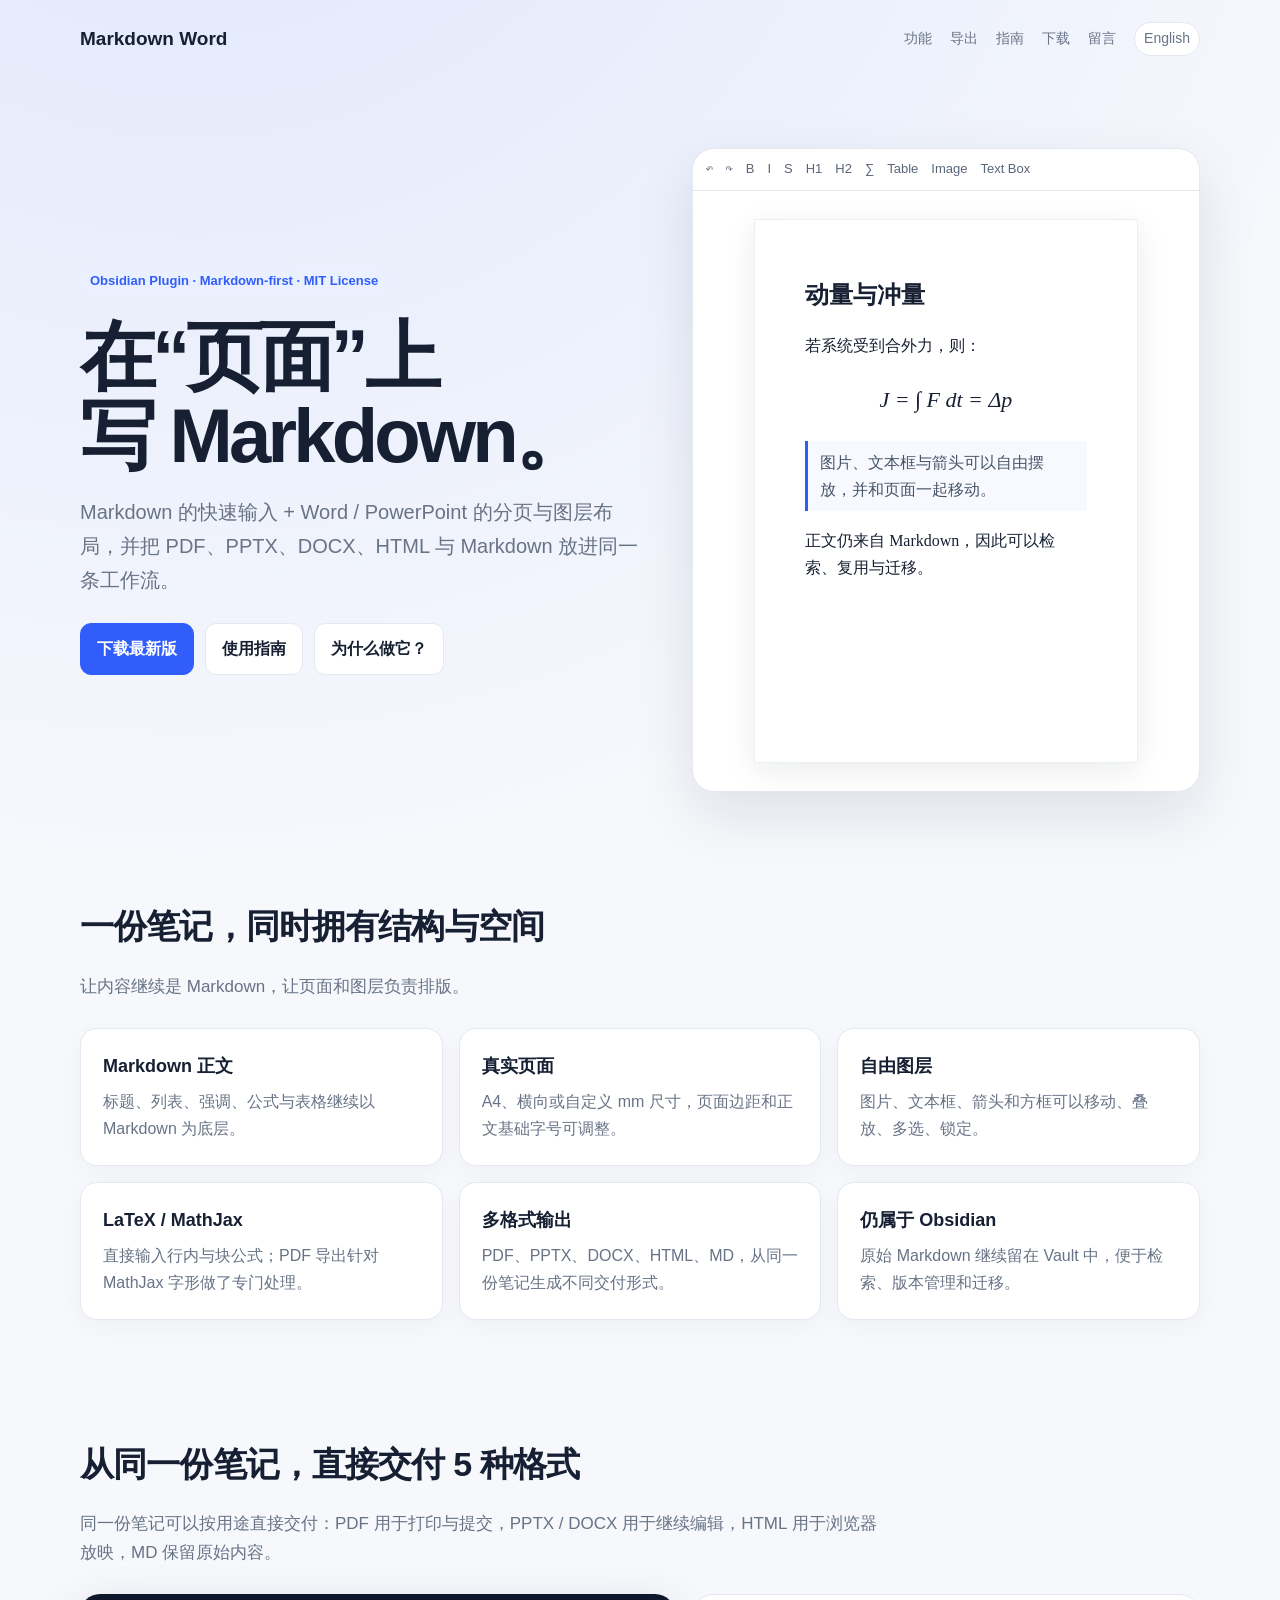
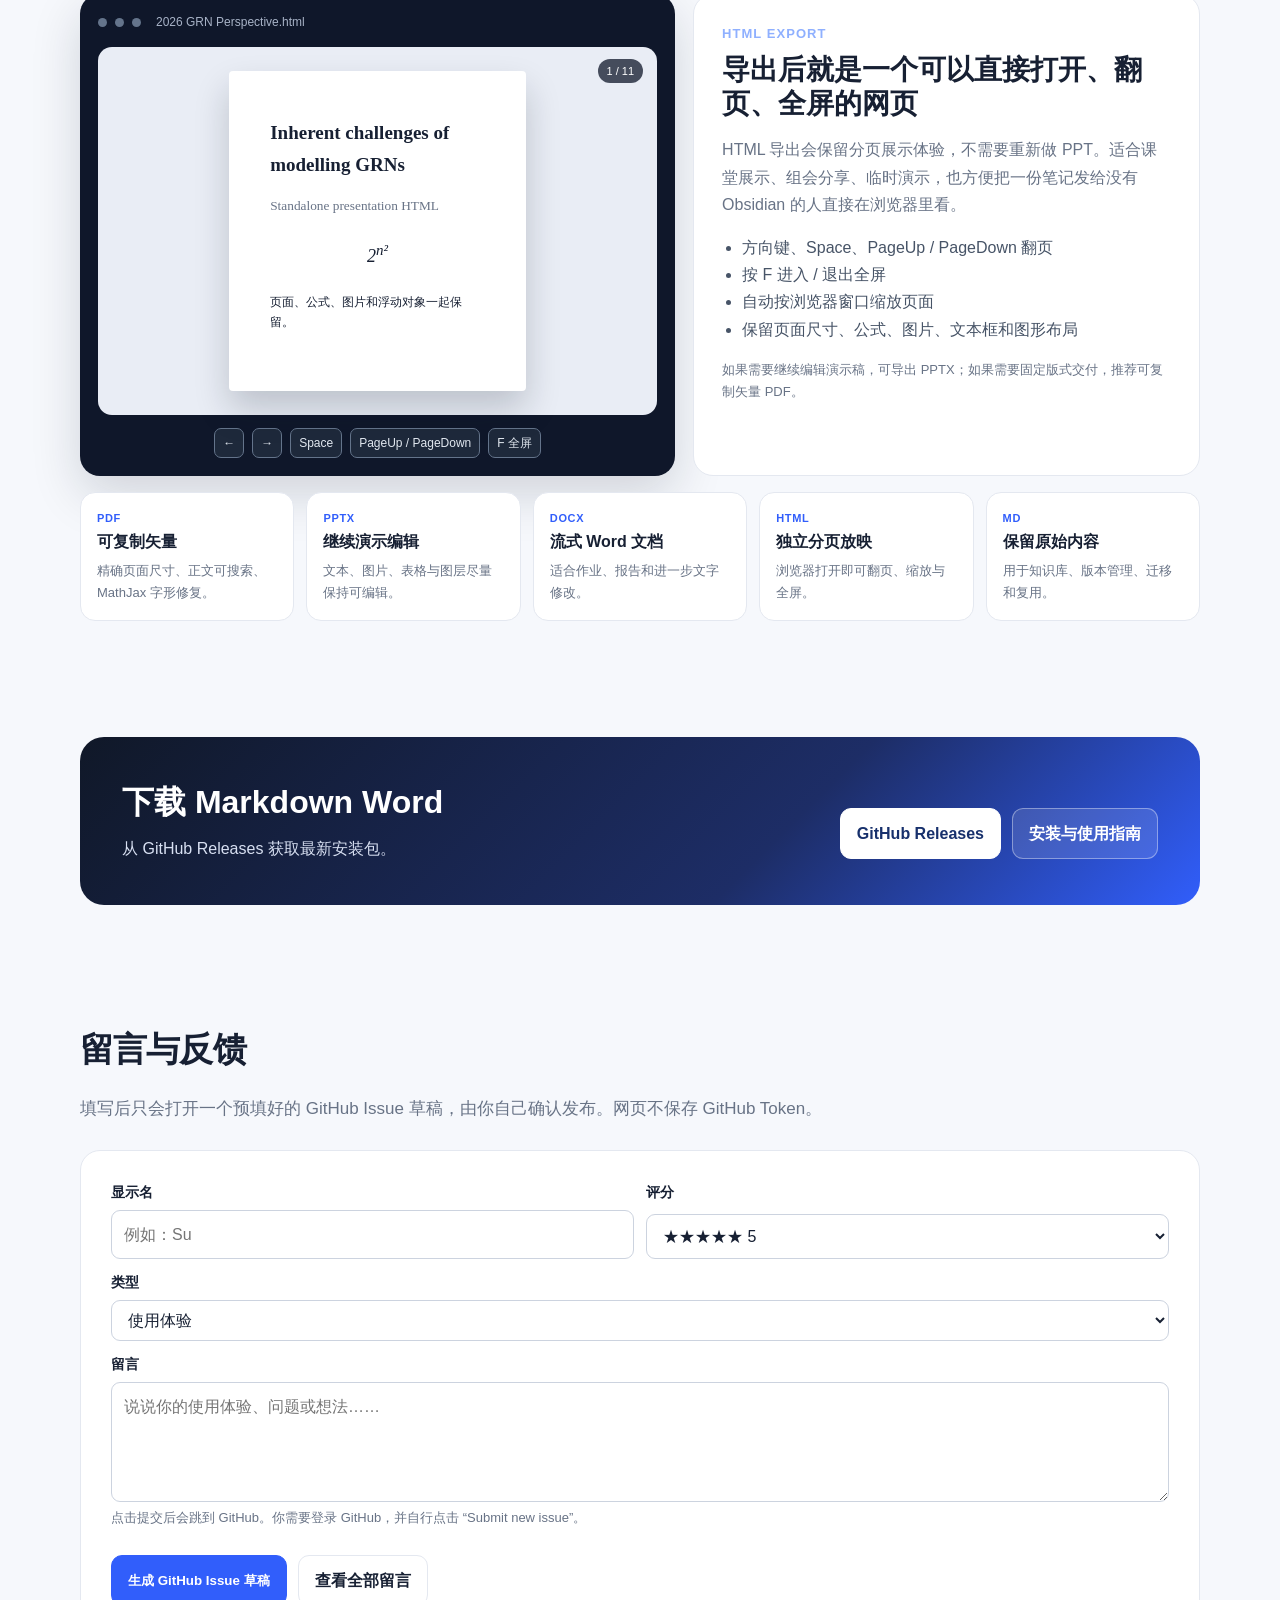
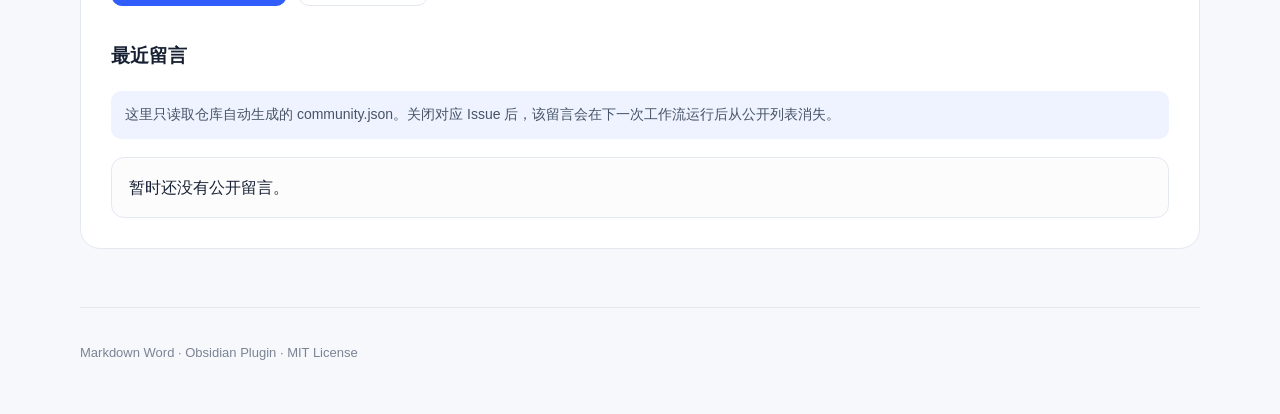
<file: docs/index.html>
<!DOCTYPE html>
<html lang="zh-CN"><head><meta charset="utf-8"/><meta content="width=device-width,initial-scale=1" name="viewport"/><meta content="Markdown Word：Obsidian 分页 Markdown 编辑器，支持自由图层、公式、可复制矢量 PDF、PPTX/DOCX/HTML 导出。" name="description"/><title>Markdown Word — 在页面上写 Markdown</title><style>
:root{--bg:#f6f8fc;--card:#fff;--text:#172033;--muted:#687386;--line:#e4e8f0;--blue:#315efb;--dark:#101828;--soft:#eef3ff;--green:#0c8b62}
*{box-sizing:border-box}html{scroll-behavior:smooth}body{margin:0;font-family:Inter,"Segoe UI","PingFang SC","Microsoft YaHei",sans-serif;color:var(--text);background:radial-gradient(circle at 15% -10%,rgba(49,94,251,.12),transparent 30%),var(--bg);line-height:1.7}a{text-decoration:none;color:inherit}.wrap{width:min(1120px,92vw);margin:auto}
nav{display:flex;align-items:center;justify-content:space-between;padding:22px 0}.brand{font-weight:850;font-size:19px}.navlinks{display:flex;gap:18px;color:var(--muted);font-size:14px;align-items:center}.lang{padding:4px 9px;border:1px solid var(--line);border-radius:999px;background:white}
.hero{padding:70px 0 48px;display:grid;grid-template-columns:1.05fr .95fr;gap:50px;align-items:center}.badge{display:inline-block;padding:5px 10px;border-radius:999px;background:#eaf0ff;color:var(--blue);font-size:13px;font-weight:750}h1{font-size:clamp(44px,7vw,76px);line-height:1.04;letter-spacing:-.05em;margin:20px 0 18px}.lead{font-size:20px;color:var(--muted);max-width:720px}.actions{display:flex;gap:11px;flex-wrap:wrap;margin-top:26px}.btn{display:inline-flex;align-items:center;justify-content:center;padding:11px 16px;border-radius:11px;font-weight:750;border:1px solid var(--line);background:white;cursor:pointer}.btn.primary{color:white;background:var(--blue);border-color:var(--blue)}
.mock{background:#fff;border:1px solid var(--line);border-radius:22px;box-shadow:0 22px 60px rgba(16,24,40,.10);overflow:hidden}.toolbar{height:42px;padding:0 13px;border-bottom:1px solid var(--line);display:flex;align-items:center;gap:11px;color:#596579;font-size:13px}.page{width:76%;aspect-ratio:210/297;margin:28px auto;background:#fff;border:1px solid #eceff4;box-shadow:0 8px 30px rgba(16,24,40,.08);padding:11% 10%;font-family:Georgia,"Times New Roman","Songti SC",serif}.page h3{font-size:24px;margin:0 0 15px}.math{text-align:center;font-size:22px;font-style:italic;margin:22px 0}.note{border-left:3px solid var(--blue);padding:8px 12px;background:#f7f9ff;color:#475467}
section{padding:58px 0}.head{max-width:800px;margin-bottom:26px}.head h2{font-size:34px;margin:0 0 8px;letter-spacing:-.025em}.head p{color:var(--muted);font-size:17px}.grid{display:grid;grid-template-columns:repeat(3,1fr);gap:16px}.card{background:var(--card);border:1px solid var(--line);padding:22px;border-radius:17px;box-shadow:0 7px 24px rgba(16,24,40,.035)}.card b{font-size:18px}.card p{color:var(--muted);margin:7px 0 0}.newgrid{display:grid;grid-template-columns:repeat(2,1fr);gap:16px}.newcard{background:#101828;color:white;border-radius:18px;padding:24px}.newcard p{color:#cdd5e3;margin:7px 0 0}.kicker{color:#8fb0ff;font-weight:800;font-size:13px;text-transform:uppercase;letter-spacing:.08em}

.export-showcase{display:grid;grid-template-columns:1.08fr .92fr;gap:18px;align-items:stretch;margin-top:24px}.present-demo{background:#0f172a;border-radius:20px;padding:18px;color:white;box-shadow:0 18px 50px rgba(15,23,42,.16)}.browserbar{display:flex;align-items:center;gap:8px;color:#a8b3c7;font-size:12px;margin-bottom:14px}.dot{width:9px;height:9px;border-radius:50%;background:#64748b}.browserfile{margin-left:7px;white-space:nowrap;overflow:hidden;text-overflow:ellipsis}.present-stage{background:#e9edf5;border-radius:14px;min-height:320px;display:grid;place-items:center;padding:24px;position:relative}.present-page{width:58%;aspect-ratio:16/10;background:white;color:#172033;border-radius:4px;box-shadow:0 18px 35px rgba(15,23,42,.2);padding:9% 8%;font-family:Georgia,"Times New Roman",serif}.present-page h4{font-size:19px;margin:0 0 10px}.present-page .eq{text-align:center;font-size:18px;font-style:italic;margin:20px 0}.present-page small{color:#687386}.present-count{position:absolute;top:12px;right:14px;background:rgba(15,23,42,.75);color:white;border-radius:999px;padding:3px 9px;font-size:11px}.present-controls{display:flex;justify-content:center;gap:8px;margin-top:13px;flex-wrap:wrap}.key{border:1px solid #64748b;background:#1e293b;color:#e2e8f0;border-radius:7px;padding:4px 8px;font-size:12px}.export-copy{background:white;border:1px solid var(--line);border-radius:20px;padding:28px}.export-copy h3{font-size:28px;line-height:1.2;margin:8px 0 13px}.export-copy p{color:var(--muted)}.export-copy ul{padding-left:20px;color:#475467}.format-grid{display:grid;grid-template-columns:repeat(5,1fr);gap:12px;margin-top:16px}.format-card{background:white;border:1px solid var(--line);border-radius:15px;padding:16px}.format-card strong{display:block;font-size:16px}.format-card span{display:block;color:var(--muted);font-size:13px;margin-top:5px}.format-tag{font-size:11px;font-weight:800;letter-spacing:.06em;color:var(--blue);text-transform:uppercase}.small-note{margin-top:14px;color:var(--muted);font-size:13px}

.download{background:linear-gradient(135deg,#101828,#1d2d66 62%,#315efb);color:white;border-radius:24px;padding:38px 42px;display:flex;justify-content:space-between;gap:30px;align-items:center}.download p{color:#d8e0f2;margin:5px 0}.download .btn{border:0;color:#17306c}.download .btn:not(.primary){background:rgba(255,255,255,.14);color:white;border:1px solid rgba(255,255,255,.28)}.feedback{background:white;border:1px solid var(--line);border-radius:20px;padding:30px}.form-grid{display:grid;grid-template-columns:1fr 1fr;gap:12px}.field{display:grid;gap:5px}.field.full{grid-column:1/-1}label{font-weight:700;font-size:14px}input,select,textarea{width:100%;font:inherit;padding:10px 12px;border:1px solid #ccd3df;border-radius:9px;background:#fff;color:var(--text)}textarea{min-height:120px;resize:vertical}.hint{font-size:13px;color:var(--muted)}.community-list{display:grid;gap:12px;margin-top:18px}.comment{padding:16px 17px;border:1px solid var(--line);border-radius:13px;background:#fcfcfd}.comment-top{display:flex;justify-content:space-between;gap:14px}.comment-name{font-weight:800}.comment-meta{color:var(--muted);font-size:13px}.stars{color:#e29a00;letter-spacing:1px}.comment p{white-space:pre-wrap;margin:9px 0 0}.notice{padding:12px 14px;background:var(--soft);border-radius:10px;color:#475467;font-size:14px}footer{padding:34px 0 50px;color:#7b8494;font-size:13px;border-top:1px solid var(--line)}
@media(max-width:820px){.hero,.export-showcase{grid-template-columns:1fr}.grid,.newgrid,.form-grid{grid-template-columns:1fr}.format-grid{grid-template-columns:1fr 1fr}.field.full{grid-column:auto}.download{display:block}.download .actions{margin-top:20px}.navlinks a:not(.lang){display:none}}

.download .download-primary{background:#fff!important;color:#17306c!important;border:1px solid #fff!important}.download .download-secondary{background:rgba(255,255,255,.12)!important;color:#fff!important;border:1px solid rgba(255,255,255,.38)!important}.download .download-secondary:hover{background:rgba(255,255,255,.2)!important}
</style></head><body><div class="wrap">
<nav><div class="brand">Markdown Word</div><div class="navlinks"><a href="#features">功能</a><a href="#exports">导出</a><a href="guide.html">指南</a><a href="#download">下载</a><a href="#feedback">留言</a><a class="lang" href="index.en.html">English</a></div></nav>
<header class="hero"><div><span class="badge">Obsidian Plugin · Markdown-first · MIT License</span><h1>在“页面”上<br/>写 Markdown。</h1><p class="lead">Markdown 的快速输入 + Word / PowerPoint 的分页与图层布局，并把 PDF、PPTX、DOCX、HTML 与 Markdown 放进同一条工作流。</p><div class="actions"><a class="btn primary" href="https://github.com/skc-bio/markdown-word/releases/latest">下载最新版</a><a class="btn" href="guide.html">使用指南</a><a class="btn" href="intro.html">为什么做它？</a></div></div><div class="mock"><div class="toolbar">↶　↷　B　I　S　H1　H2　∑　Table　Image　Text Box</div><div class="page"><h3>动量与冲量</h3><p>若系统受到合外力，则：</p><div class="math">J = ∫ F dt = Δp</div><p class="note">图片、文本框与箭头可以自由摆放，并和页面一起移动。</p><p>正文仍来自 Markdown，因此可以检索、复用与迁移。</p></div></div></header>
<section id="features"><div class="head"><h2>一份笔记，同时拥有结构与空间</h2><p>让内容继续是 Markdown，让页面和图层负责排版。</p></div><div class="grid"><div class="card"><b>Markdown 正文</b><p>标题、列表、强调、公式与表格继续以 Markdown 为底层。</p></div><div class="card"><b>真实页面</b><p>A4、横向或自定义 mm 尺寸，页面边距和正文基础字号可调整。</p></div><div class="card"><b>自由图层</b><p>图片、文本框、箭头和方框可以移动、叠放、多选、锁定。</p></div><div class="card"><b>LaTeX / MathJax</b><p>直接输入行内与块公式；PDF 导出针对 MathJax 字形做了专门处理。</p></div><div class="card"><b>多格式输出</b><p>PDF、PPTX、DOCX、HTML、MD，从同一份笔记生成不同交付形式。</p></div><div class="card"><b>仍属于 Obsidian</b><p>原始 Markdown 继续留在 Vault 中，便于检索、版本管理和迁移。</p></div></div></section>

<section id="exports"><div class="head"><h2>从同一份笔记，直接交付 5 种格式</h2><p>同一份笔记可以按用途直接交付：PDF 用于打印与提交，PPTX / DOCX 用于继续编辑，HTML 用于浏览器放映，MD 保留原始内容。</p></div><div class="export-showcase"><div class="present-demo"><div class="browserbar"><span class="dot"></span><span class="dot"></span><span class="dot"></span><span class="browserfile">2026 GRN Perspective.html</span></div><div class="present-stage"><span class="present-count">1 / 11</span><div class="present-page"><h4>Inherent challenges of modelling GRNs</h4><small>Standalone presentation HTML</small><div class="eq">2<sup>n²</sup></div><p style="font-size:12px">页面、公式、图片和浮动对象一起保留。</p></div></div><div class="present-controls"><span class="key">←</span><span class="key">→</span><span class="key">Space</span><span class="key">PageUp / PageDown</span><span class="key">F 全屏</span></div></div><div class="export-copy"><div class="kicker">HTML EXPORT</div><h3>导出后就是一个可以直接打开、翻页、全屏的网页</h3><p>HTML 导出会保留分页展示体验，不需要重新做 PPT。适合课堂展示、组会分享、临时演示，也方便把一份笔记发给没有 Obsidian 的人直接在浏览器里看。</p><ul><li>方向键、Space、PageUp / PageDown 翻页</li><li>按 F 进入 / 退出全屏</li><li>自动按浏览器窗口缩放页面</li><li>保留页面尺寸、公式、图片、文本框和图形布局</li></ul><p class="small-note">如果需要继续编辑演示稿，可导出 PPTX；如果需要固定版式交付，推荐可复制矢量 PDF。</p></div></div><div class="format-grid"><div class="format-card"><div class="format-tag">PDF</div><strong>可复制矢量</strong><span>精确页面尺寸、正文可搜索、MathJax 字形修复。</span></div><div class="format-card"><div class="format-tag">PPTX</div><strong>继续演示编辑</strong><span>文本、图片、表格与图层尽量保持可编辑。</span></div><div class="format-card"><div class="format-tag">DOCX</div><strong>流式 Word 文档</strong><span>适合作业、报告和进一步文字修改。</span></div><div class="format-card"><div class="format-tag">HTML</div><strong>独立分页放映</strong><span>浏览器打开即可翻页、缩放与全屏。</span></div><div class="format-card"><div class="format-tag">MD</div><strong>保留原始内容</strong><span>用于知识库、版本管理、迁移和复用。</span></div></div></section>
<section id="download"><div class="download"><div><h2 style="margin:0;font-size:32px">下载 Markdown Word</h2><p>从 GitHub Releases 获取最新安装包。</p></div><div class="actions"><a class="btn download-primary" href="https://github.com/skc-bio/markdown-word/releases/latest">GitHub Releases</a><a class="btn download-secondary" href="guide.html">安装与使用指南</a></div></div></section>
<section id="feedback"><div class="head"><h2>留言与反馈</h2><p>填写后只会打开一个预填好的 GitHub Issue 草稿，由你自己确认发布。网页不保存 GitHub Token。</p></div><div class="feedback"><div class="form-grid"><div class="field"><label for="name">显示名</label><input id="name" maxlength="40" placeholder="例如：Su"/></div><div class="field"><label for="rating">评分</label><select id="rating"><option value="5">★★★★★ 5</option><option value="4">★★★★☆ 4</option><option value="3">★★★☆☆ 3</option><option value="2">★★☆☆☆ 2</option><option value="1">★☆☆☆☆ 1</option></select></div><div class="field full"><label for="type">类型</label><select id="type"><option>使用体验</option><option>Bug 反馈</option><option>功能建议</option><option>其他</option></select></div><div class="field full"><label for="message">留言</label><textarea id="message" maxlength="2000" placeholder="说说你的使用体验、问题或想法……"></textarea><div class="hint">点击提交后会跳到 GitHub。你需要登录 GitHub，并自行点击 “Submit new issue”。</div></div></div><div class="actions"><button class="btn primary" id="submitFeedback">生成 GitHub Issue 草稿</button><a class="btn" href="https://github.com/skc-bio/markdown-word/issues?q=is%3Aissue+is%3Aopen+%5BCommunity%5D+in%3Atitle">查看全部留言</a></div><h3 style="margin-top:34px">最近留言</h3><div class="notice">这里只读取仓库自动生成的 community.json。关闭对应 Issue 后，该留言会在下一次工作流运行后从公开列表消失。</div><div class="community-list" id="communityList"><div class="comment">正在读取公开留言……</div></div></div></section>
<footer>Markdown Word · Obsidian Plugin · MIT License</footer></div>
<script>
const REPO="skc-bio/markdown-word";
document.getElementById("submitFeedback").addEventListener("click",()=>{const name=document.getElementById("name").value.trim()||'匿名用户';const rating=document.getElementById("rating").value;const type=document.getElementById("type").value;const message=document.getElementById("message").value.trim();if(!message){alert('请先填写留言。');return;}const title=`[Community] ${type} - ${name}`;const body=`<!-- markdown-word-community -->
## Markdown Word 社区留言

- 显示名: ${name}
- 评分: ${rating}
- 类型: ${type}

### 留言
${message}

---
由 Markdown Word 项目页生成。`;const url=`https://github.com/${REPO}/issues/new?title=${encodeURIComponent(title)}&body=${encodeURIComponent(body)}`;window.open(url,"_blank","noopener");});
function stars(n){n=Math.max(1,Math.min(5,Number(n)||5));return "★".repeat(n)+"☆".repeat(5-n)}function escText(el,text){el.textContent=text==null?"":String(text)}fetch("./community.json",{cache:"no-store"}).then(r=>r.ok?r.json():[]).then(items=>{const list=document.getElementById("communityList");list.replaceChildren();if(!Array.isArray(items)||!items.length){const d=document.createElement("div");d.className="comment";d.textContent='暂时还没有公开留言。';list.appendChild(d);return}items.slice(0,20).forEach(item=>{const d=document.createElement("div");d.className="comment";const top=document.createElement("div");top.className="comment-top";const left=document.createElement("div");const name=document.createElement("div");name.className="comment-name";escText(name,item.name||'匿名用户');const meta=document.createElement("div");meta.className="comment-meta";escText(meta,`${item.type||'留言'} · ${new Date(item.created_at).toLocaleString()}`);left.append(name,meta);const rate=document.createElement("div");rate.className="stars";escText(rate,stars(item.rating));top.append(left,rate);const p=document.createElement("p");escText(p,item.message||"");const a=document.createElement("a");a.href=item.url;a.target="_blank";a.rel="noopener";a.className="comment-meta";a.textContent='在 GitHub 查看';d.append(top,p,a);list.appendChild(d)})}).catch(()=>{document.getElementById("communityList").textContent='暂时无法读取留言快照。'});
</script></body></html>
</file>
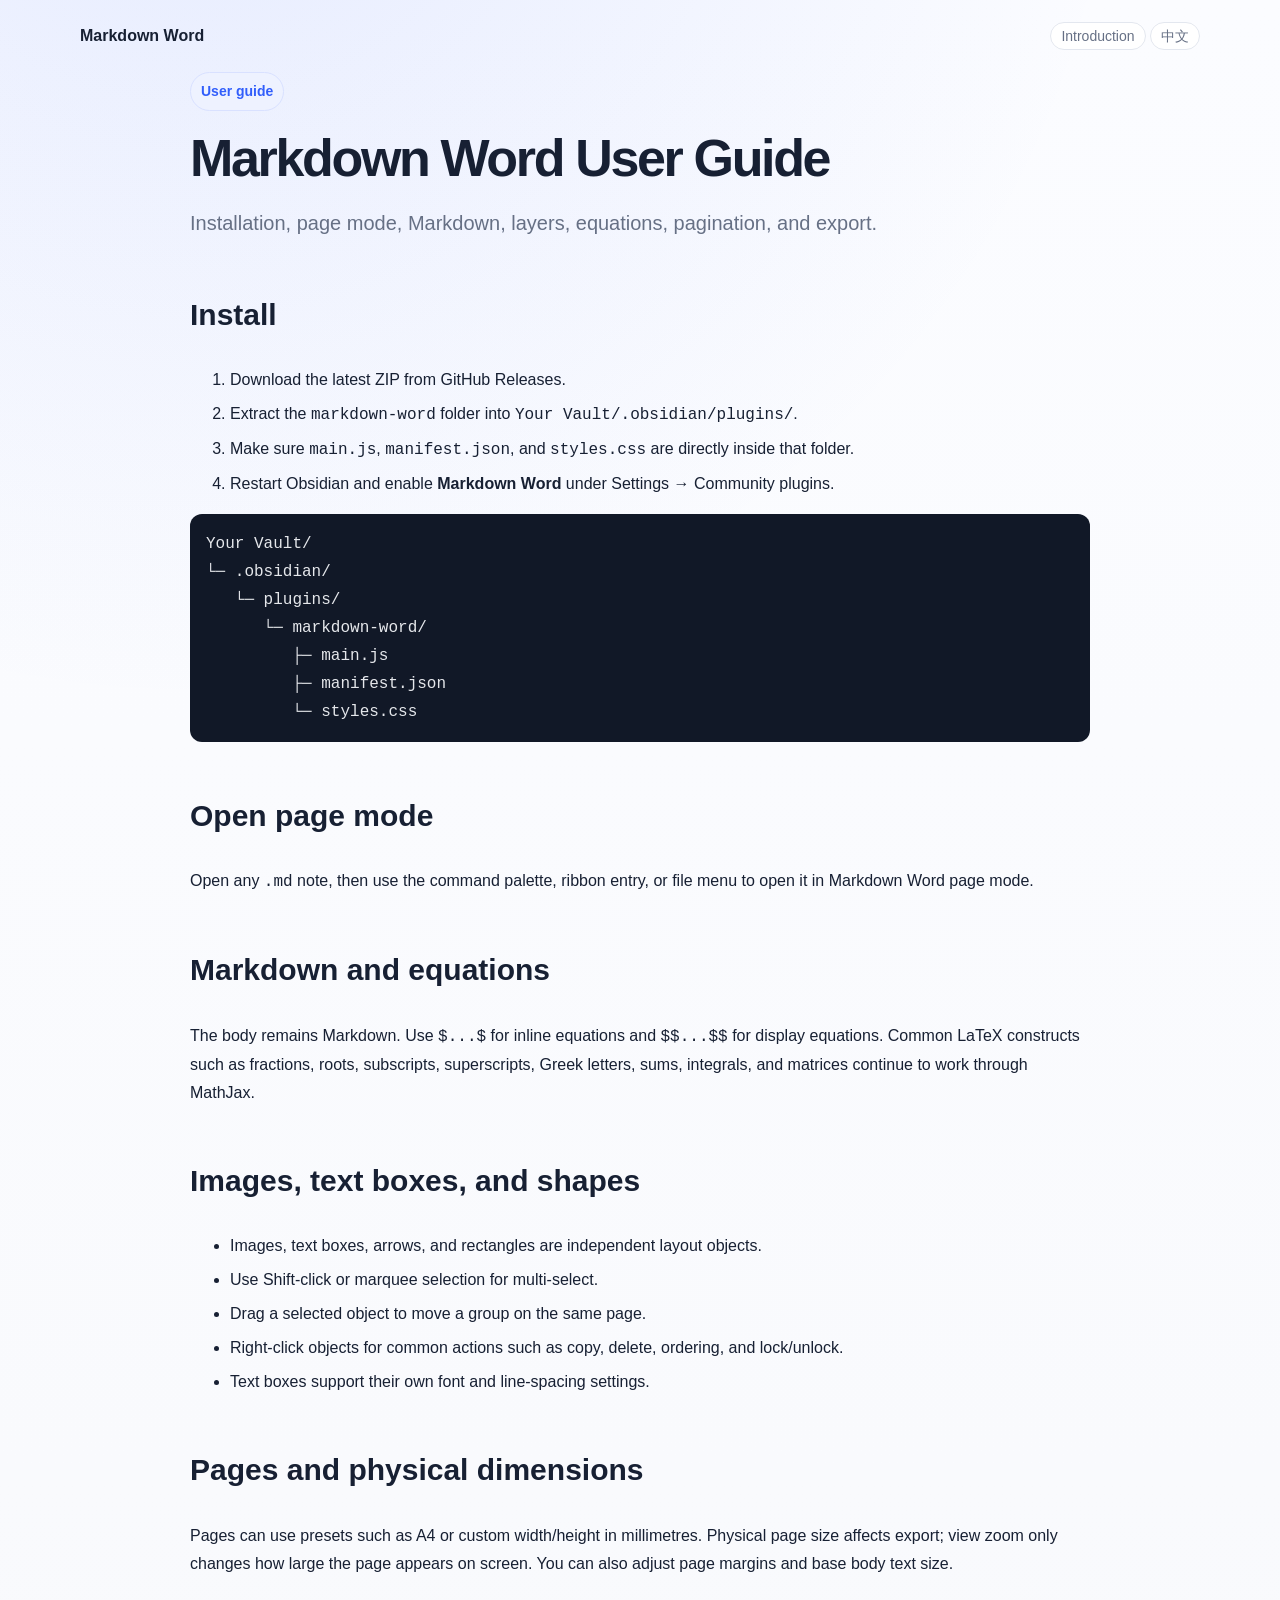
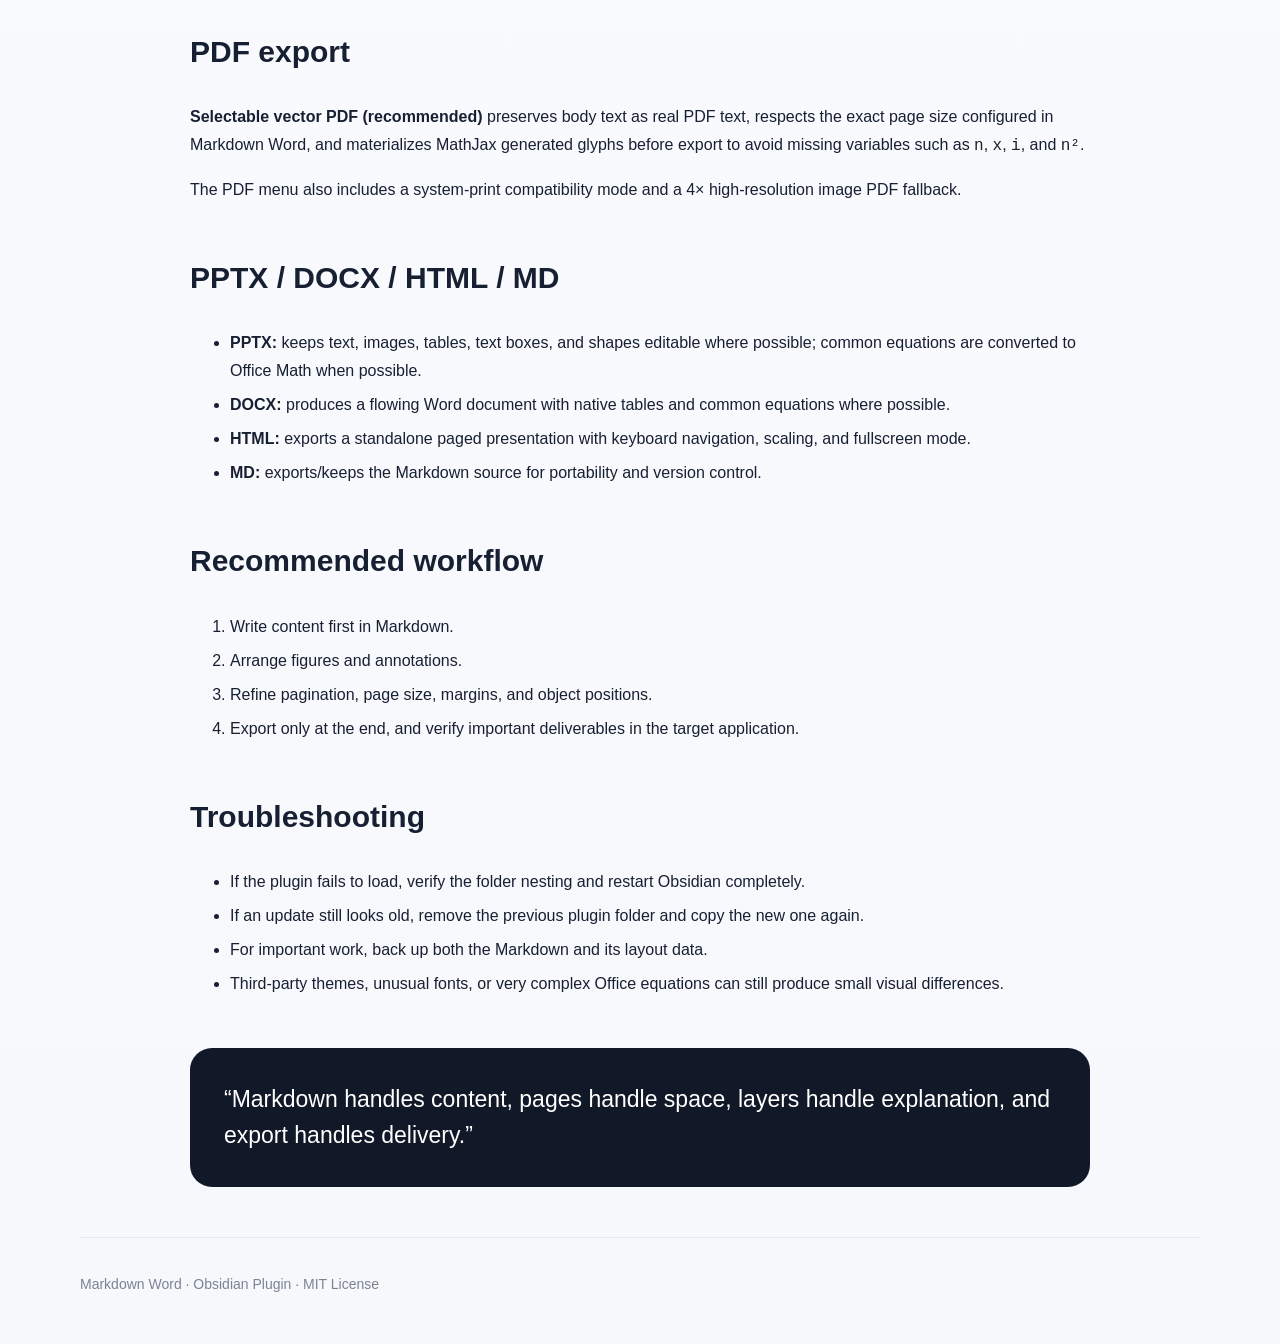
<file: docs/guide.en.html>
<!doctype html><html lang="en"><head><meta charset="utf-8"><meta name="viewport" content="width=device-width,initial-scale=1"><title>Markdown Word — User Guide</title><style>
:root{--bg:#f7f8fb;--paper:#fff;--text:#172033;--muted:#667085;--line:#e3e7ef;--accent:#315efb;--accent-soft:#eef2ff;--green:#11825f;--shadow:0 18px 55px rgba(31,41,55,.08)}*{box-sizing:border-box}body{margin:0;color:var(--text);font-family:Inter,"Segoe UI","PingFang SC","Microsoft YaHei",sans-serif;background:radial-gradient(circle at 15% -8%,rgba(49,94,251,.11),transparent 28%),linear-gradient(180deg,#fbfcff 0%,var(--bg) 100%);line-height:1.75}a{color:inherit}.wrap{width:min(1120px,92vw);margin:auto}.top{padding:22px 0;display:flex;justify-content:space-between;align-items:center}.top a{text-decoration:none}.pill{border:1px solid var(--line);background:white;padding:5px 10px;border-radius:999px;color:var(--muted);font-size:14px}.hero{padding:66px 0 46px;display:grid;grid-template-columns:1.08fr .92fr;gap:56px;align-items:center}.eyebrow{display:inline-flex;padding:6px 10px;border:1px solid #d9e1ff;background:var(--accent-soft);border-radius:999px;color:var(--accent);font-size:14px;font-weight:700}h1{margin:20px 0 18px;font-size:clamp(42px,6vw,74px);line-height:1.06;letter-spacing:-.045em}.lead{font-size:20px;color:var(--muted);max-width:720px}.hero-card{background:var(--paper);border:1px solid var(--line);border-radius:24px;box-shadow:var(--shadow);padding:26px}.hero-card b{font-size:18px}.hero-card ul{padding-left:20px;color:var(--muted)}section{padding:58px 0}.section-head{max-width:800px;margin-bottom:30px}.section-head h2{margin:0 0 10px;font-size:36px;letter-spacing:-.025em}.section-head p{margin:0;color:var(--muted);font-size:18px}.grid{display:grid;grid-template-columns:repeat(3,1fr);gap:18px}.card{background:rgba(255,255,255,.9);border:1px solid var(--line);border-radius:18px;padding:24px;box-shadow:0 8px 28px rgba(31,41,55,.04)}.card h3{margin:8px 0 8px;font-size:20px}.card p{margin:0;color:var(--muted)}.icon{width:38px;height:38px;border-radius:10px;display:grid;place-items:center;background:var(--accent-soft);color:var(--accent);font-weight:800}.compare{background:white;border:1px solid var(--line);border-radius:20px;overflow:hidden;box-shadow:var(--shadow)}table{width:100%;border-collapse:collapse}th,td{padding:16px 18px;border-bottom:1px solid var(--line);vertical-align:top}th{background:#f8f9fc;text-align:left;font-size:14px;color:#475467}tr:last-child td{border-bottom:none}.good{color:var(--green);font-weight:700}.flow{display:grid;grid-template-columns:repeat(4,1fr);gap:12px}.step{padding:20px;border:1px solid var(--line);border-radius:16px;background:white}.step b{display:block;margin-bottom:6px}.step small{color:var(--muted)}.quote{padding:34px;border-radius:22px;background:#111827;color:white;font-size:23px;line-height:1.55}.quote span{display:block;color:#aab4c5;font-size:15px;margin-top:14px}.warning{padding:18px 20px;border:1px solid #f0dfb8;background:#fffaf0;border-radius:14px;color:#6b5a33}footer{padding:34px 0 52px;color:#7b8494;font-size:14px;border-top:1px solid var(--line)}@media(max-width:860px){.hero{grid-template-columns:1fr}.grid{grid-template-columns:1fr}.flow{grid-template-columns:1fr 1fr}}@media(max-width:560px){.flow{grid-template-columns:1fr}th,td{padding:12px;font-size:14px}.compare{overflow:auto}}
 .content{max-width:900px;margin:auto} .content h2{margin-top:48px;font-size:30px} .content h3{margin-top:28px} code,pre{font-family:ui-monospace,SFMono-Regular,Consolas,monospace} pre{background:#111827;color:#e5e7eb;padding:16px;border-radius:12px;overflow:auto} li{margin:6px 0} .topnav{padding:22px 0;display:flex;justify-content:space-between} .topnav a{text-decoration:none}</style></head><body><div class="wrap"><div class="topnav"><a href="index.en.html"><b>Markdown Word</b></a><div><a class="pill" href="intro.en.html">Introduction</a> <a class="pill" href="guide.html">中文</a></div></div><div class="content"><div class="eyebrow">User guide</div><h1 style="font-size:52px">Markdown Word User Guide</h1><p class="lead">Installation, page mode, Markdown, layers, equations, pagination, and export.</p>
<h2>Install</h2><ol><li>Download the latest ZIP from GitHub Releases.</li><li>Extract the <code>markdown-word</code> folder into <code>Your Vault/.obsidian/plugins/</code>.</li><li>Make sure <code>main.js</code>, <code>manifest.json</code>, and <code>styles.css</code> are directly inside that folder.</li><li>Restart Obsidian and enable <b>Markdown Word</b> under Settings → Community plugins.</li></ol>
<pre>Your Vault/
└─ .obsidian/
   └─ plugins/
      └─ markdown-word/
         ├─ main.js
         ├─ manifest.json
         └─ styles.css</pre>
<h2>Open page mode</h2><p>Open any <code>.md</code> note, then use the command palette, ribbon entry, or file menu to open it in Markdown Word page mode.</p>
<h2>Markdown and equations</h2><p>The body remains Markdown. Use <code>$...$</code> for inline equations and <code>$$...$$</code> for display equations. Common LaTeX constructs such as fractions, roots, subscripts, superscripts, Greek letters, sums, integrals, and matrices continue to work through MathJax.</p>
<h2>Images, text boxes, and shapes</h2><ul><li>Images, text boxes, arrows, and rectangles are independent layout objects.</li><li>Use Shift-click or marquee selection for multi-select.</li><li>Drag a selected object to move a group on the same page.</li><li>Right-click objects for common actions such as copy, delete, ordering, and lock/unlock.</li><li>Text boxes support their own font and line-spacing settings.</li></ul>
<h2>Pages and physical dimensions</h2><p>Pages can use presets such as A4 or custom width/height in millimetres. Physical page size affects export; view zoom only changes how large the page appears on screen. You can also adjust page margins and base body text size.</p>
<h2>PDF export</h2><p><b>Selectable vector PDF (recommended)</b> preserves body text as real PDF text, respects the exact page size configured in Markdown Word, and materializes MathJax generated glyphs before export to avoid missing variables such as <code>n</code>, <code>x</code>, <code>i</code>, and <code>n²</code>.</p><p>The PDF menu also includes a system-print compatibility mode and a 4× high-resolution image PDF fallback.</p>
<h2>PPTX / DOCX / HTML / MD</h2><ul><li><b>PPTX:</b> keeps text, images, tables, text boxes, and shapes editable where possible; common equations are converted to Office Math when possible.</li><li><b>DOCX:</b> produces a flowing Word document with native tables and common equations where possible.</li><li><b>HTML:</b> exports a standalone paged presentation with keyboard navigation, scaling, and fullscreen mode.</li><li><b>MD:</b> exports/keeps the Markdown source for portability and version control.</li></ul>
<h2>Recommended workflow</h2><ol><li>Write content first in Markdown.</li><li>Arrange figures and annotations.</li><li>Refine pagination, page size, margins, and object positions.</li><li>Export only at the end, and verify important deliverables in the target application.</li></ol>
<h2>Troubleshooting</h2><ul><li>If the plugin fails to load, verify the folder nesting and restart Obsidian completely.</li><li>If an update still looks old, remove the previous plugin folder and copy the new one again.</li><li>For important work, back up both the Markdown and its layout data.</li><li>Third-party themes, unusual fonts, or very complex Office equations can still produce small visual differences.</li></ul>
<div class="quote" style="margin:50px 0">“Markdown handles content, pages handle space, layers handle explanation, and export handles delivery.”</div></div><footer>Markdown Word · Obsidian Plugin · MIT License</footer></div></body></html>
</file>
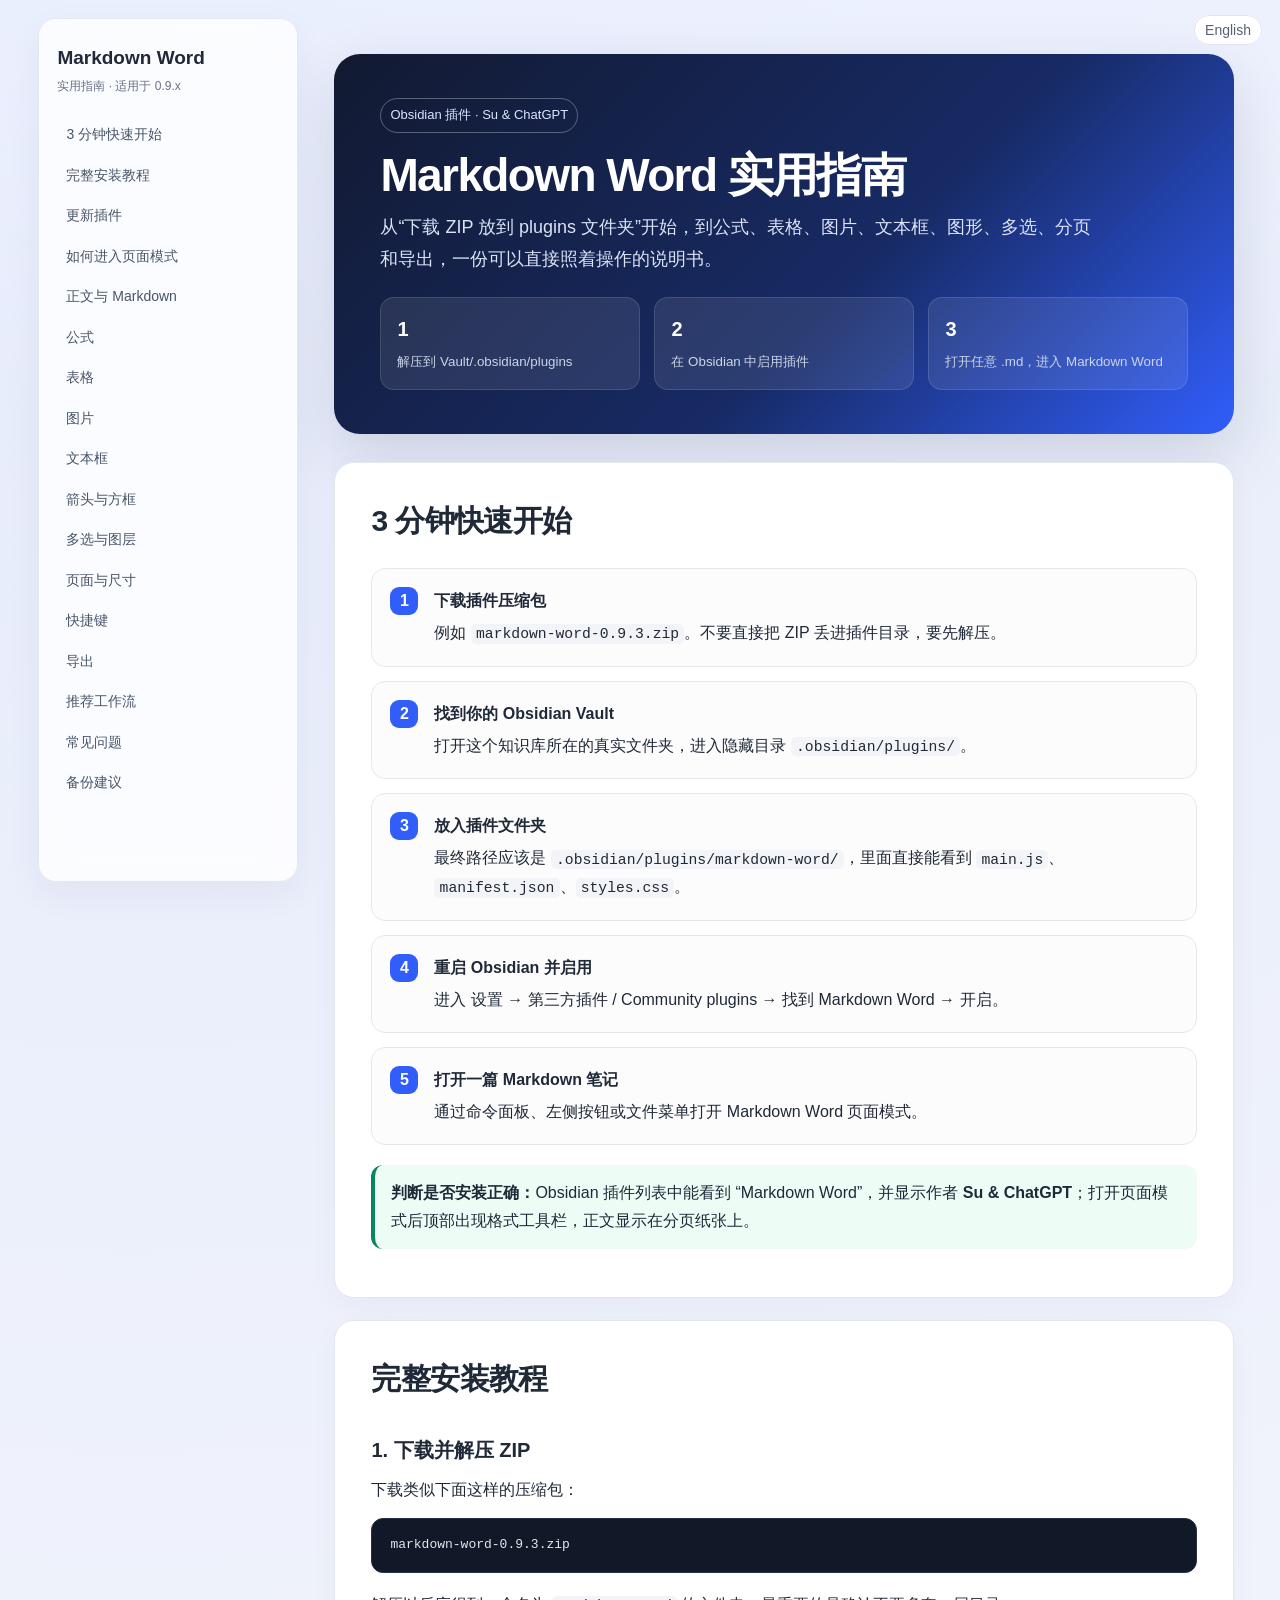
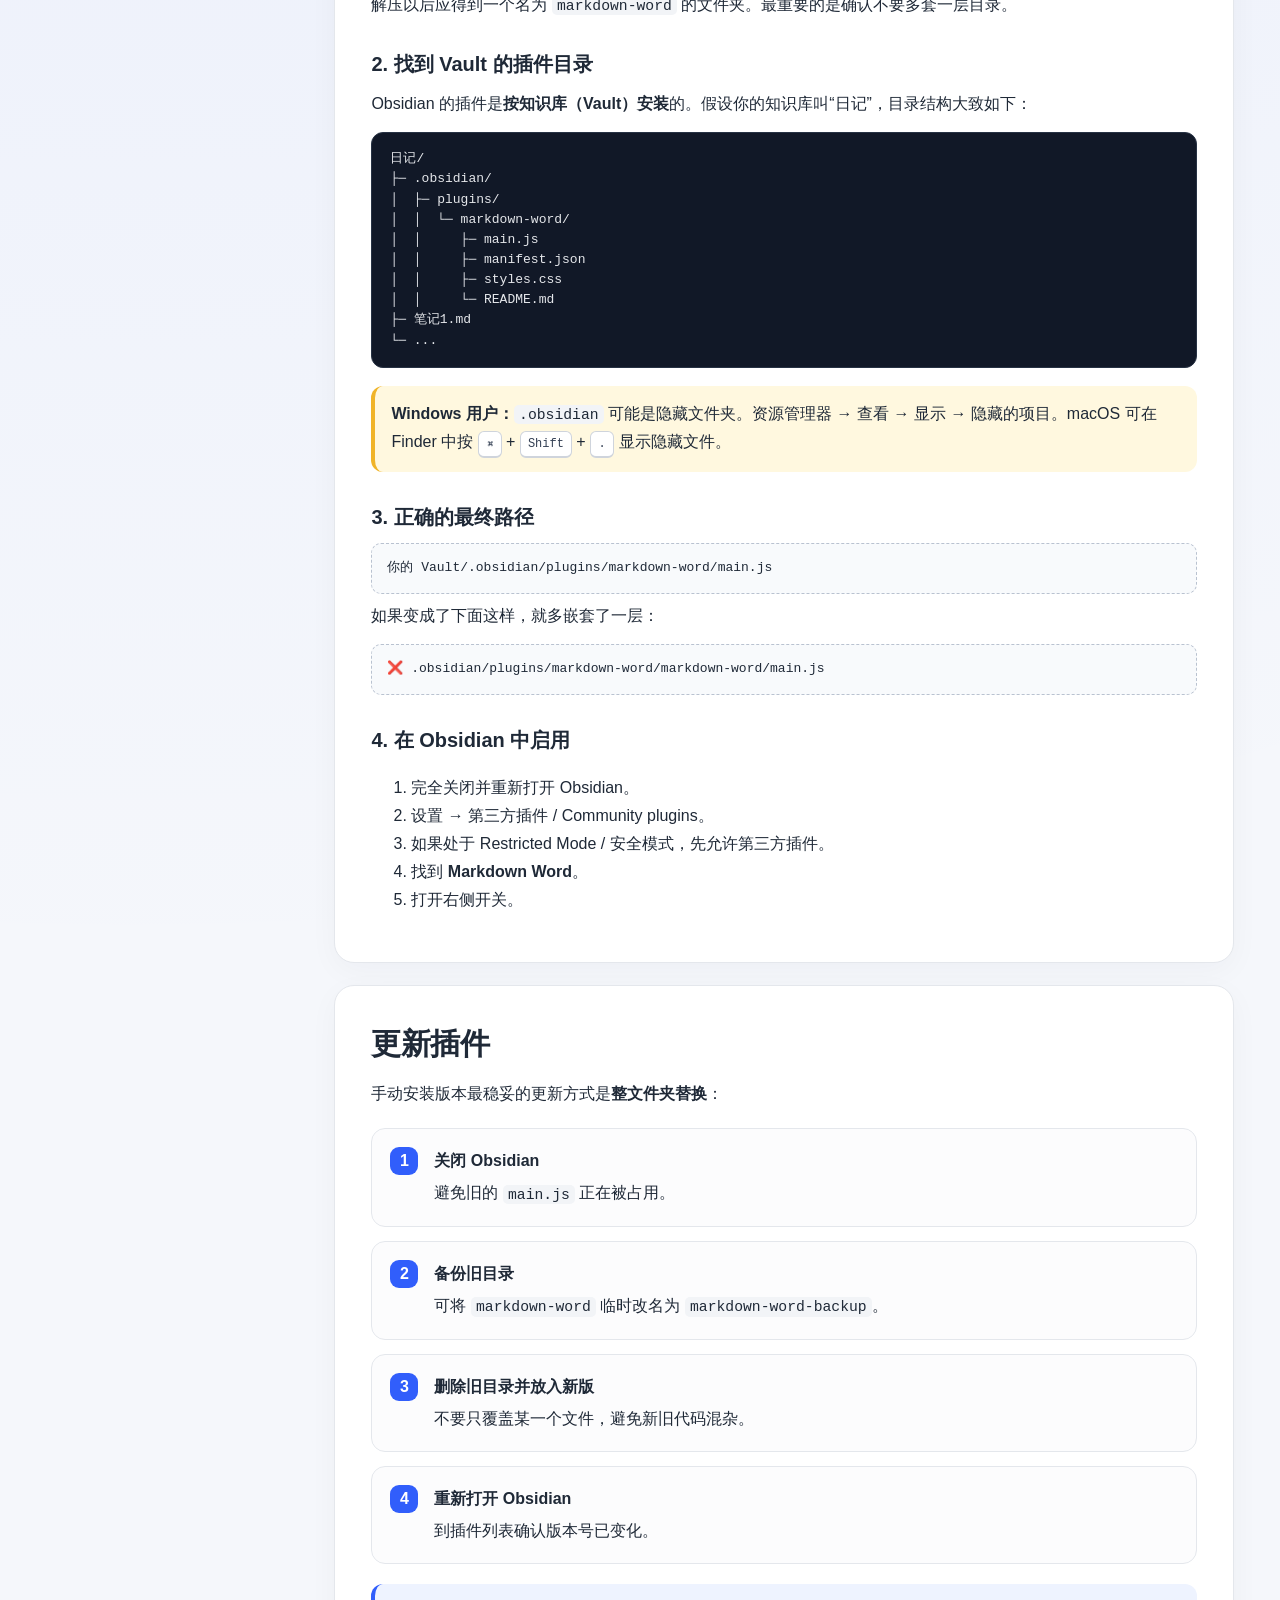
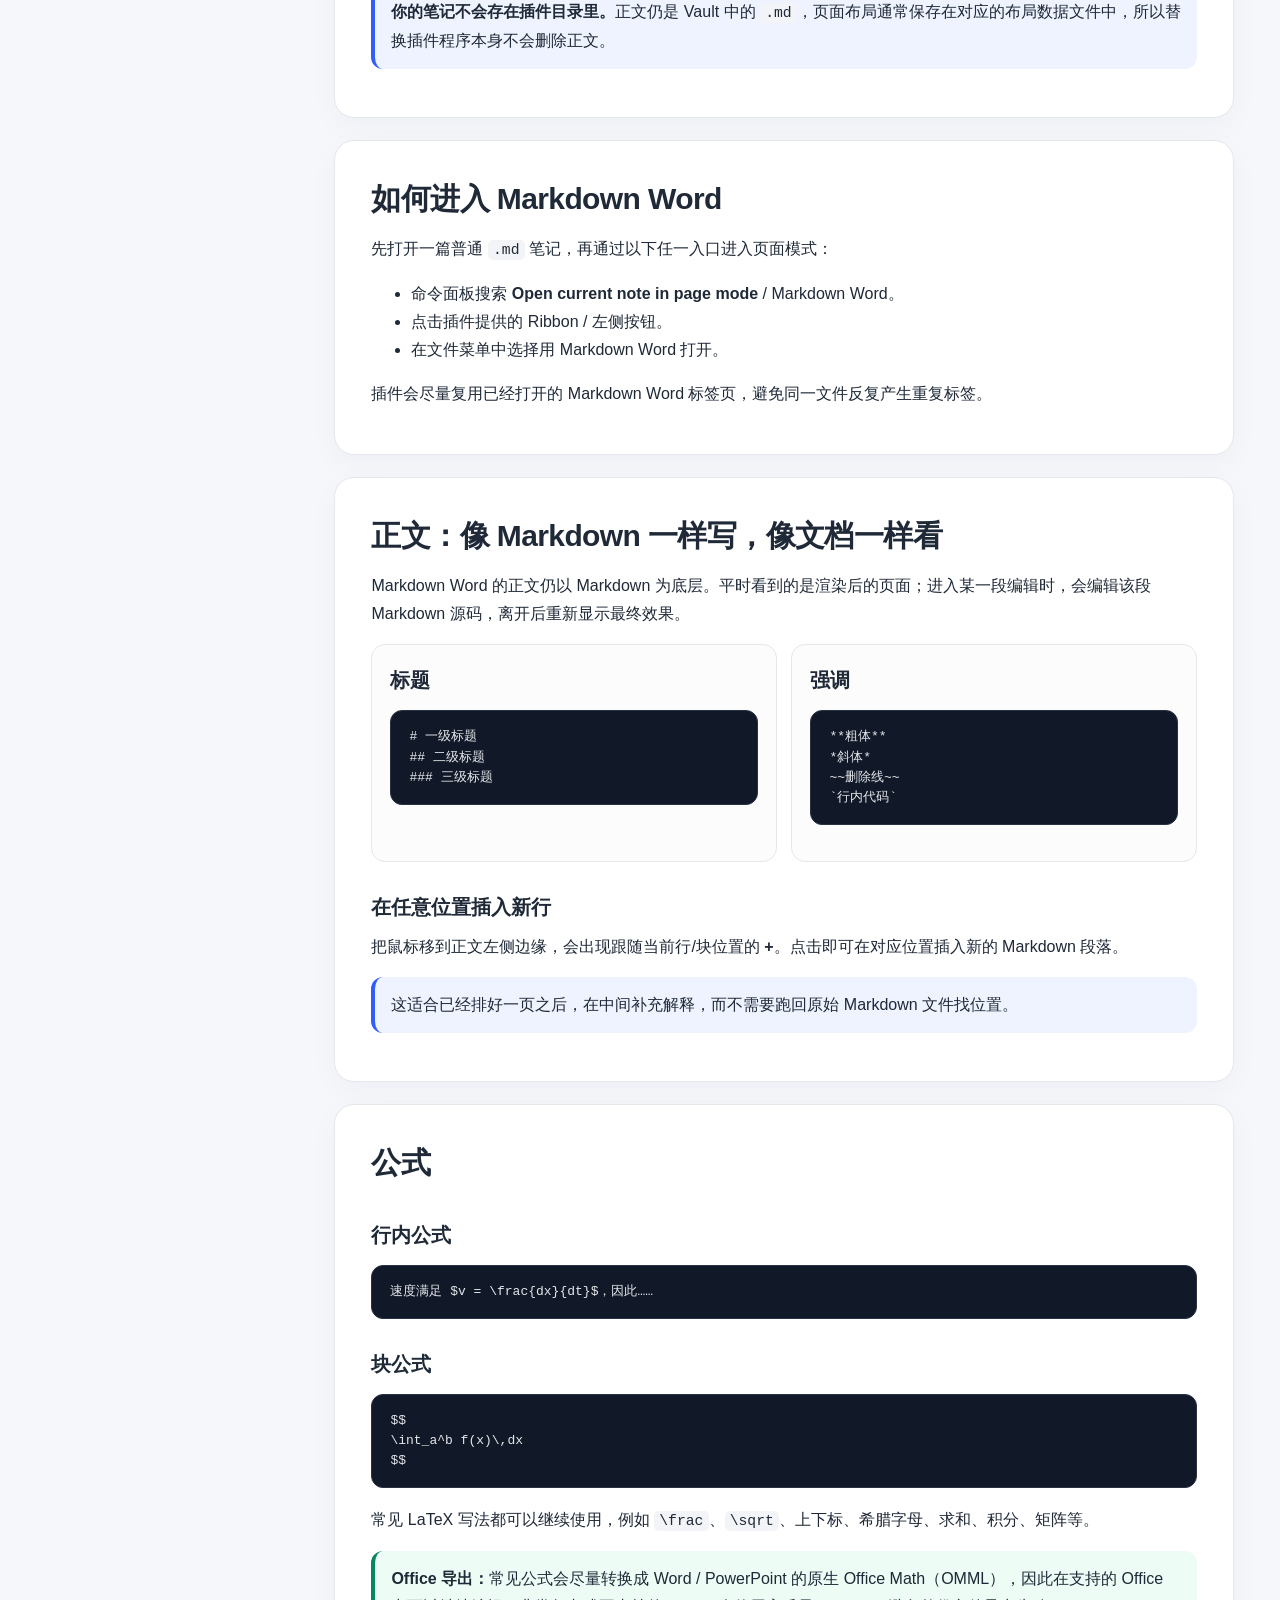
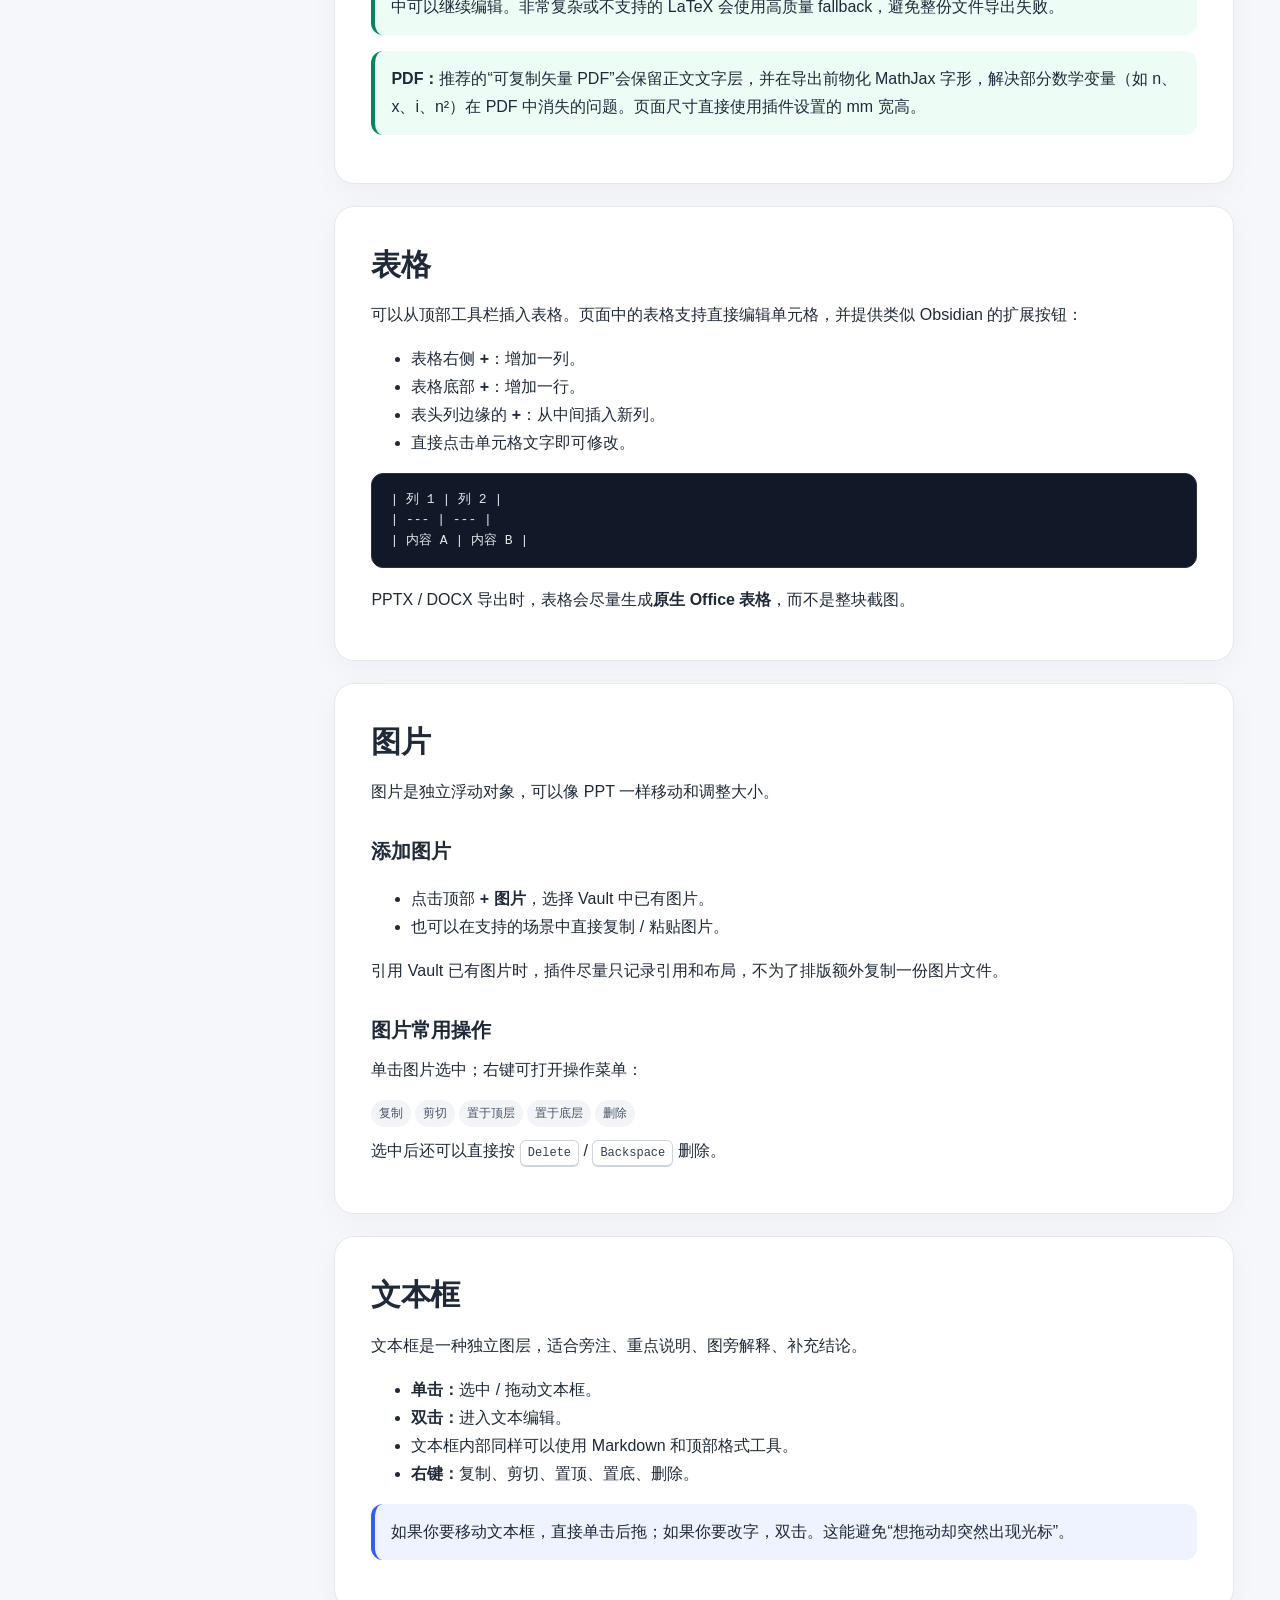
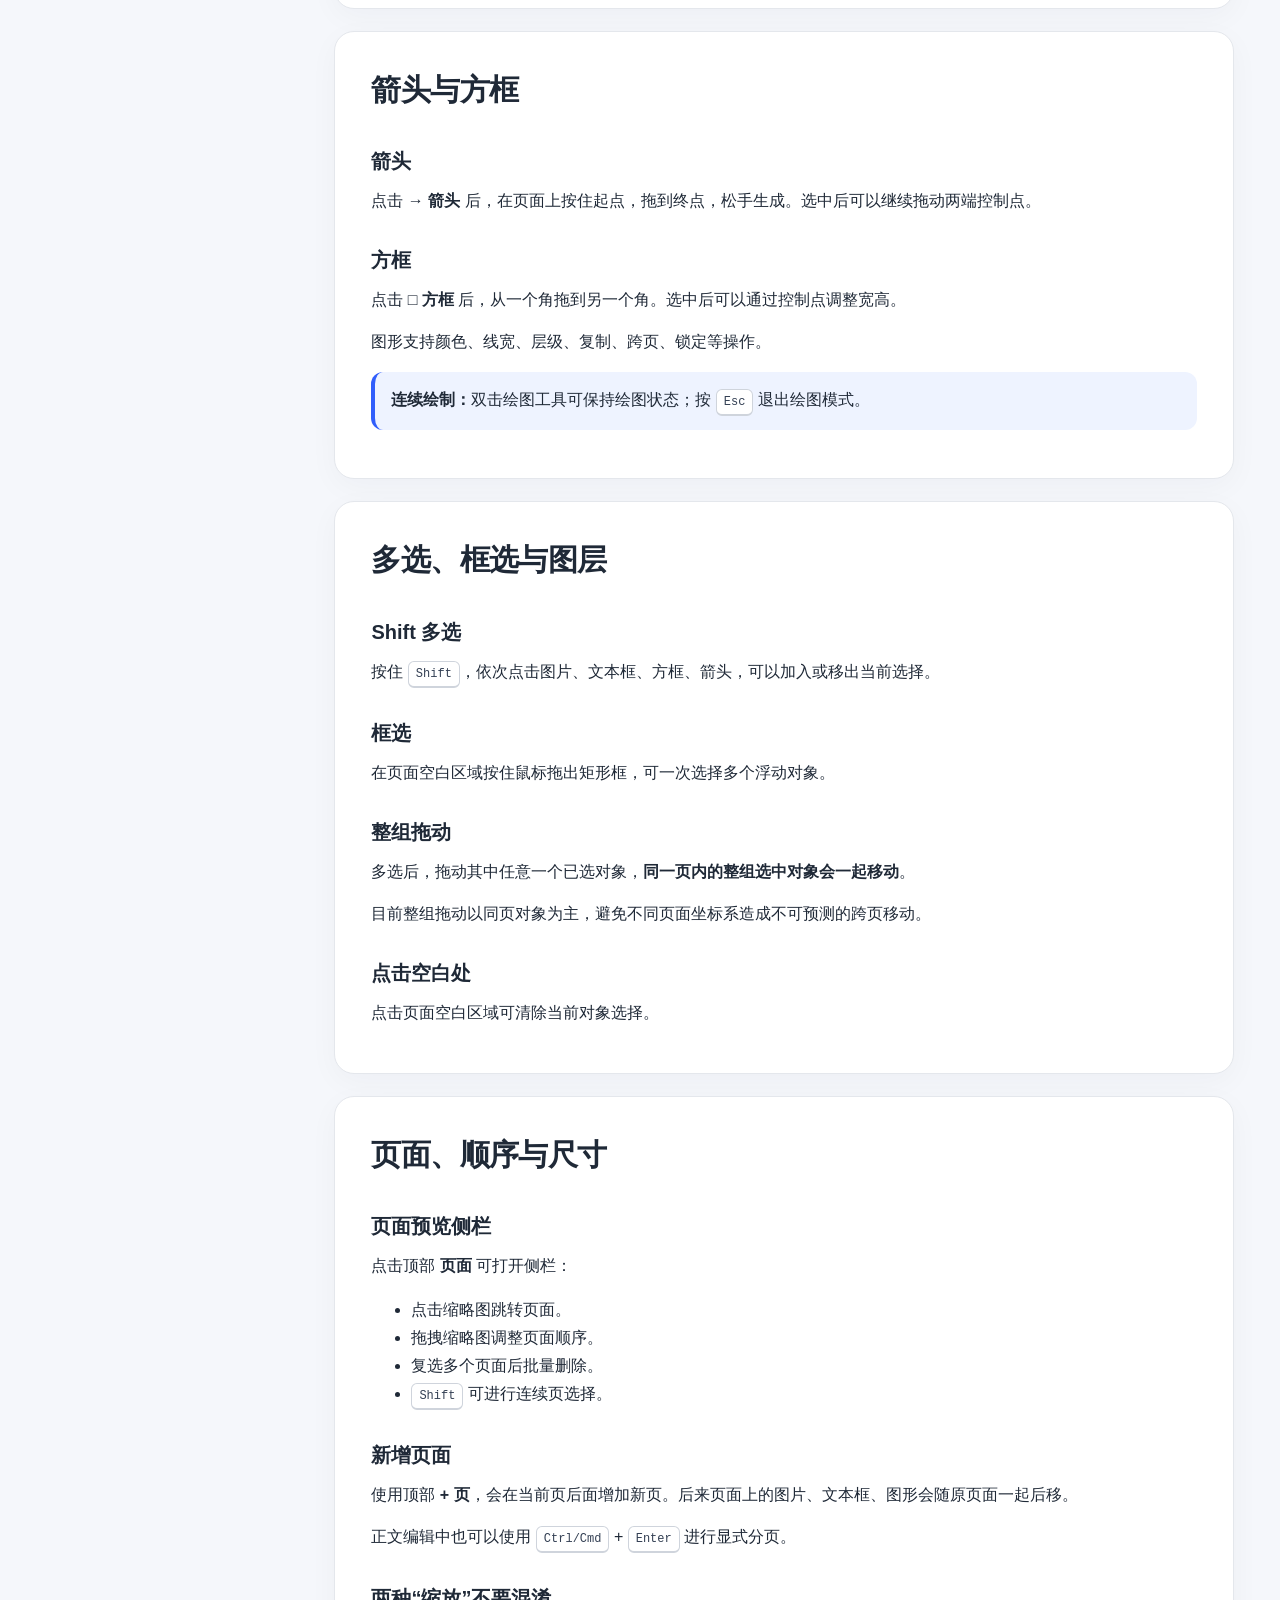
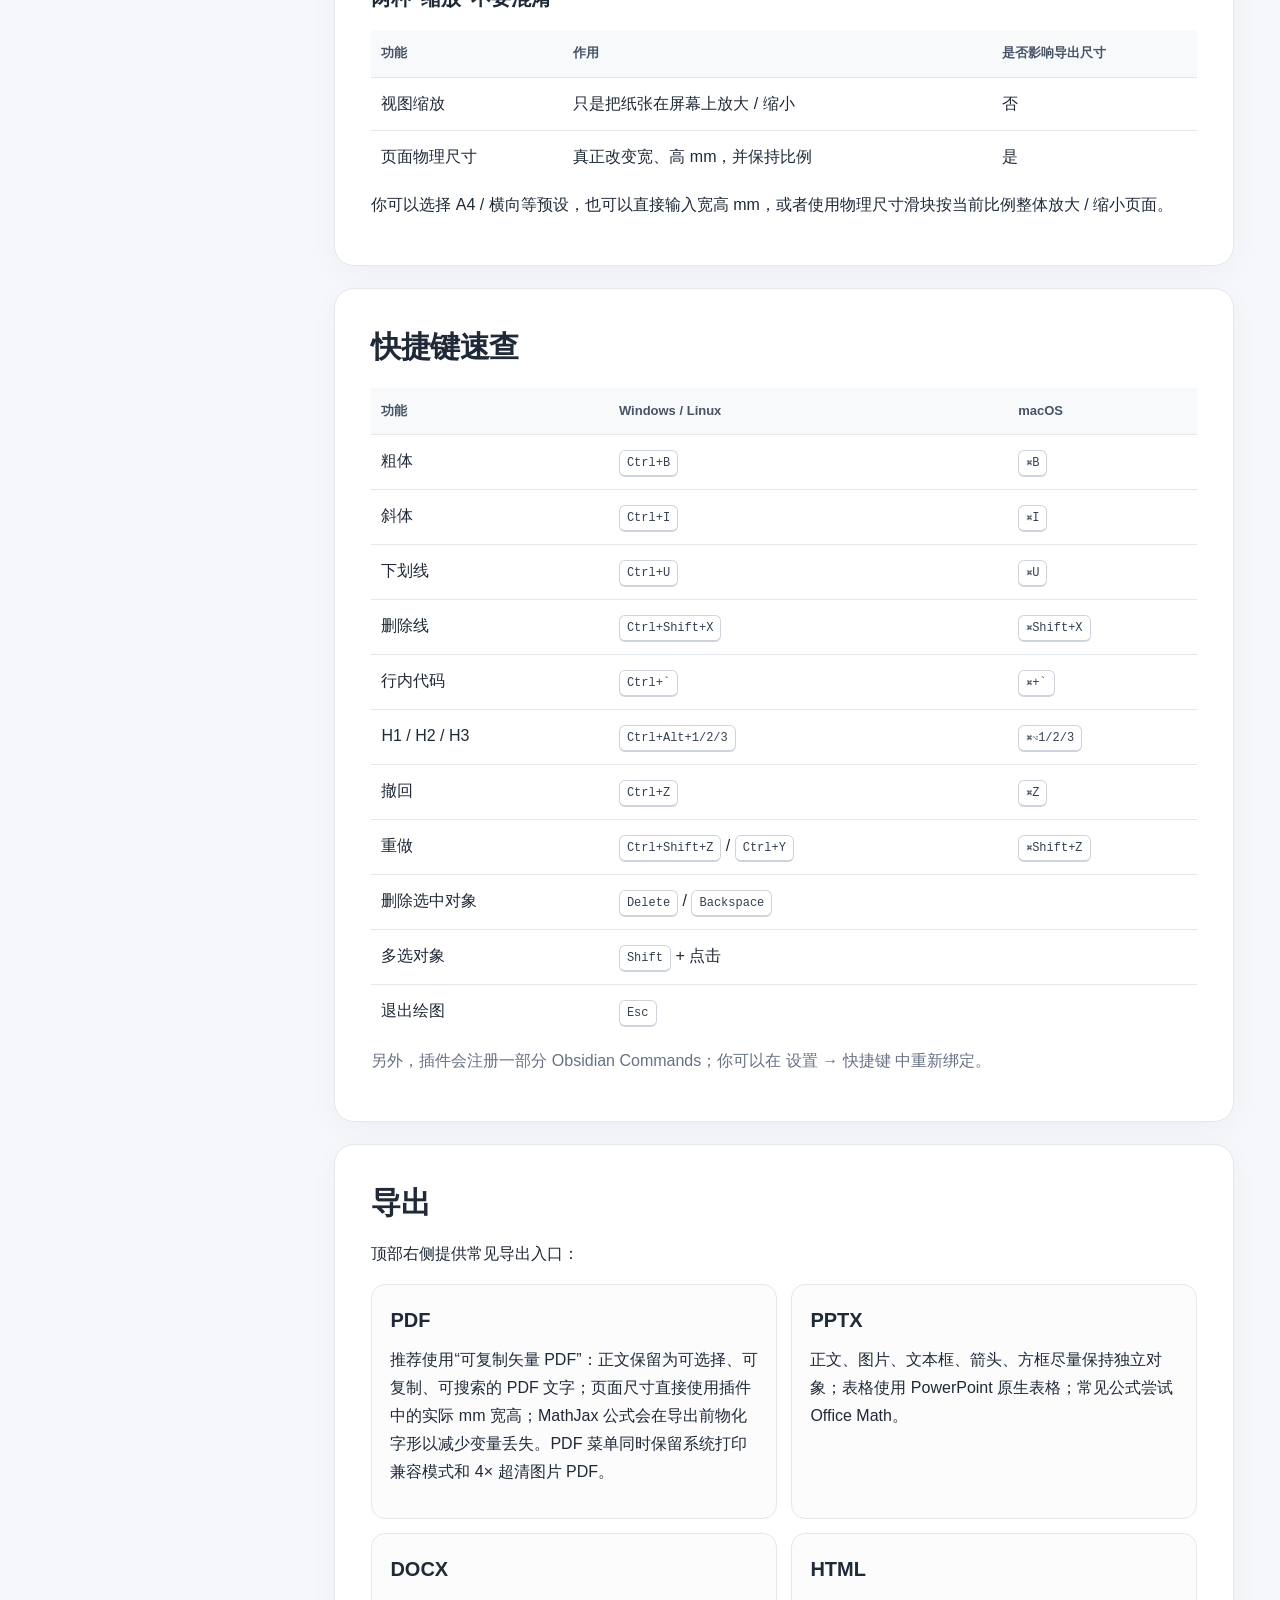
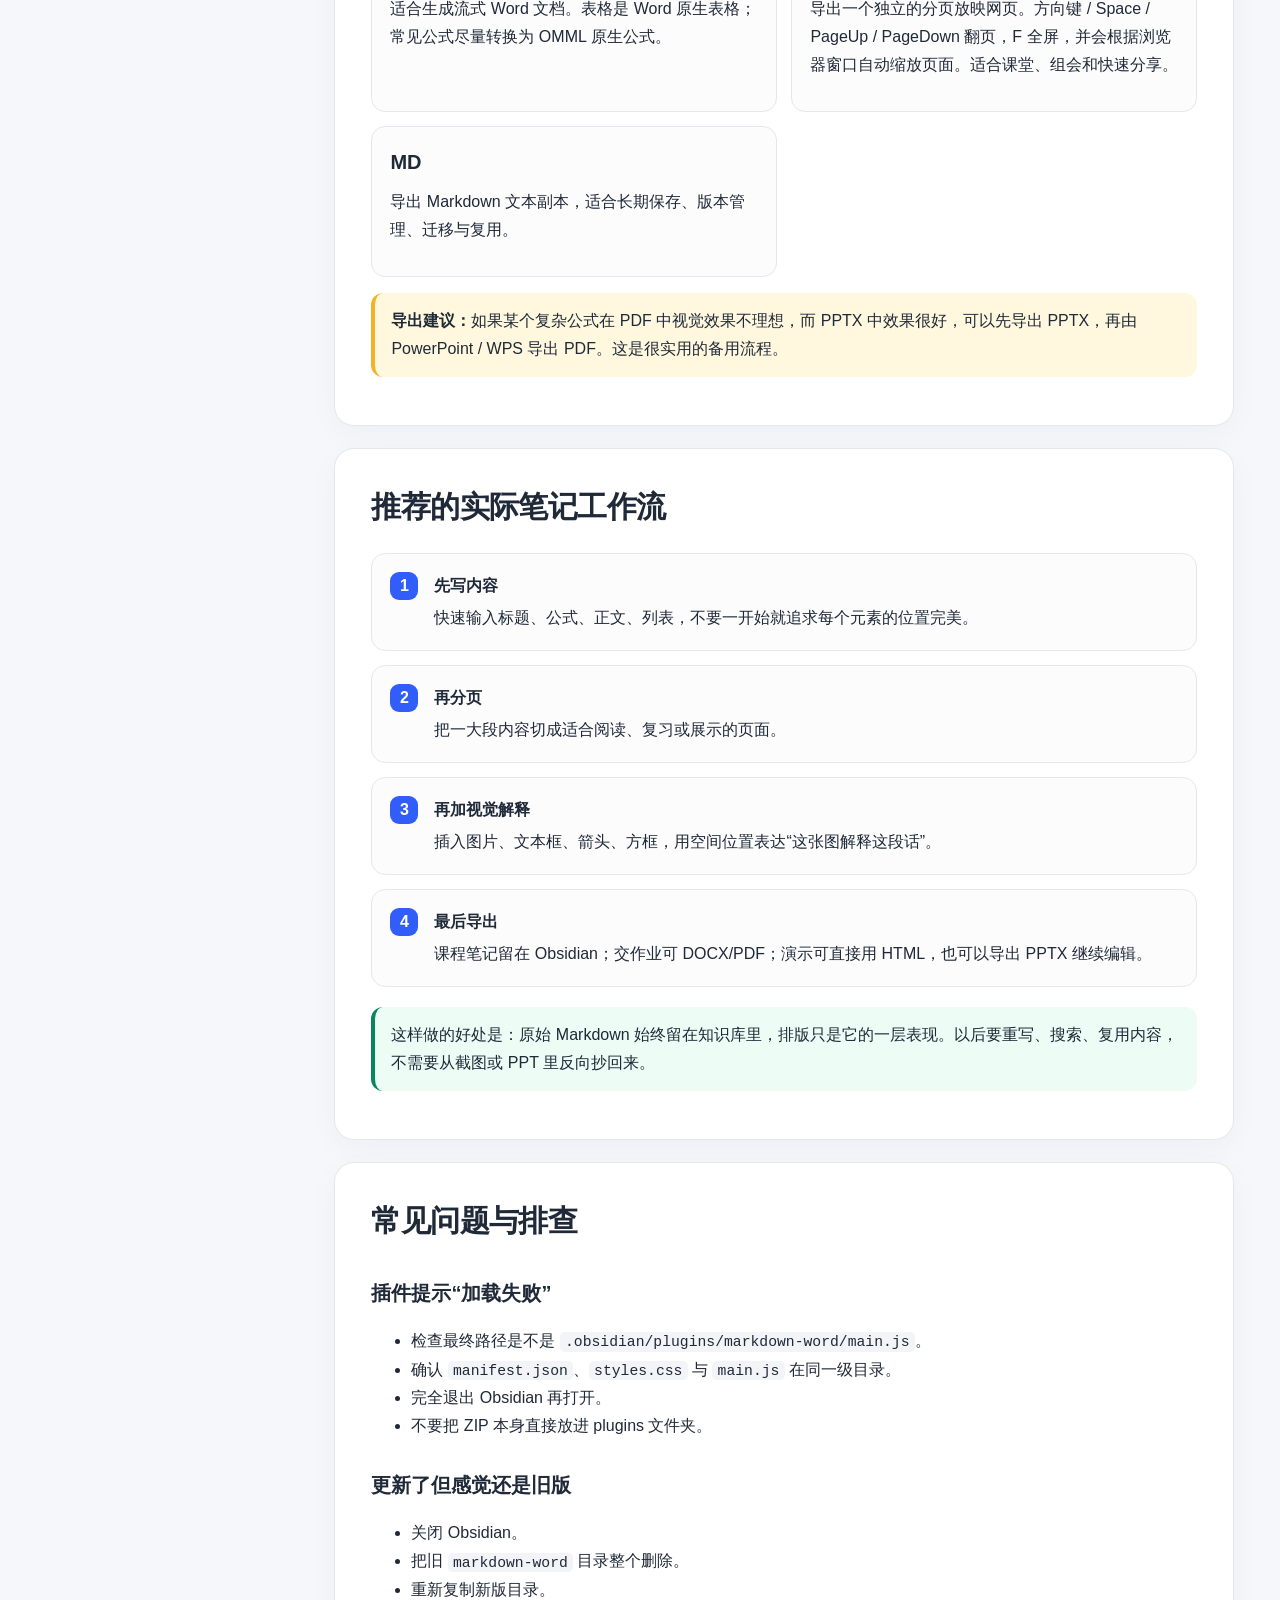
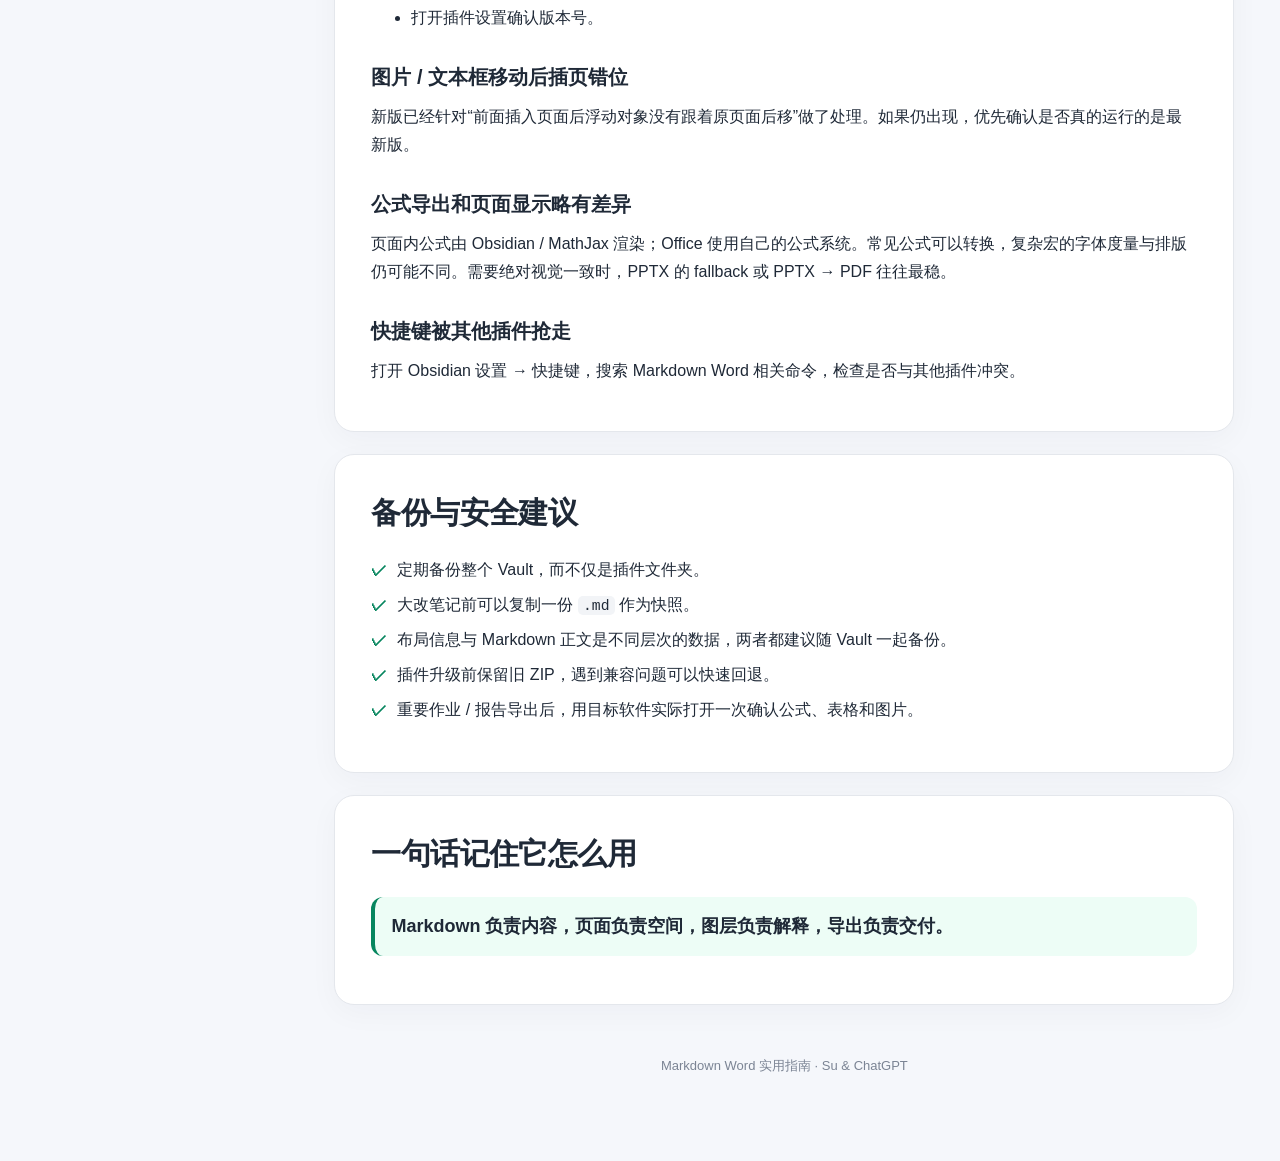
<file: docs/guide.html>
<!doctype html>
<html lang="zh-CN">
<head>
<meta charset="utf-8">
<meta name="viewport" content="width=device-width, initial-scale=1">
<title>Markdown Word 实用指南</title>
<style>
:root{
  --bg:#f5f7fb; --paper:#fff; --text:#1f2937; --muted:#667085; --line:#e4e7ec;
  --accent:#315efb; --accent2:#6f4cff; --soft:#eef3ff; --green:#07865f; --greenbg:#edfdf6;
  --yellow:#9a6700; --yellowbg:#fff8df; --red:#b42318; --redbg:#fff1f0; --code:#111827;
}
*{box-sizing:border-box}
html{scroll-behavior:smooth}
body{
  margin:0;
  color:var(--text);
  background:
    radial-gradient(circle at 10% -10%,rgba(49,94,251,.12),transparent 28%),
    linear-gradient(180deg,#fbfcff 0,var(--bg) 420px);
  font-family:Inter,"Segoe UI","PingFang SC","Microsoft YaHei",sans-serif;
  line-height:1.75;
}
a{color:var(--accent);text-decoration:none}
a:hover{text-decoration:underline}
.layout{display:grid;grid-template-columns:260px minmax(0,900px);gap:36px;width:min(1220px,94vw);margin:auto}
aside{
  position:sticky;top:18px;height:calc(100vh - 36px);align-self:start;
  padding:22px 18px;background:rgba(255,255,255,.82);backdrop-filter:blur(14px);
  border:1px solid var(--line);border-radius:18px;box-shadow:0 12px 36px rgba(31,41,55,.05);
  overflow:auto;
}
.brand{font-size:19px;font-weight:800;margin-bottom:2px}
.ver{font-size:12px;color:var(--muted);margin-bottom:18px}
.toc a{
  display:block;padding:7px 9px;margin:2px 0;border-radius:8px;color:#475467;font-size:14px
}
.toc a:hover{background:var(--soft);color:var(--accent);text-decoration:none}
main{padding:54px 0 90px}
.hero{
  padding:44px 46px;background:linear-gradient(135deg,#121a31,#172a64 58%,#315efb);
  color:#fff;border-radius:26px;box-shadow:0 22px 60px rgba(31,41,55,.14);margin-bottom:28px
}
.hero .pill{display:inline-block;padding:5px 9px;border:1px solid rgba(255,255,255,.3);border-radius:999px;font-size:13px;color:#dce5ff}
.hero h1{font-size:46px;line-height:1.08;letter-spacing:-.035em;margin:18px 0 12px}
.hero p{max-width:720px;color:#dbe3f7;font-size:18px;margin:0}
.quick{
  display:grid;grid-template-columns:repeat(3,1fr);gap:14px;margin:22px 0 0
}
.quick div{padding:14px 16px;border-radius:14px;background:rgba(255,255,255,.09);border:1px solid rgba(255,255,255,.12)}
.quick b{display:block;font-size:20px}.quick small{color:#cbd5e9}
section{
  background:var(--paper);border:1px solid var(--line);border-radius:20px;
  padding:32px 36px;margin:22px 0;box-shadow:0 8px 30px rgba(31,41,55,.035)
}
h2{font-size:30px;letter-spacing:-.02em;margin:0 0 10px}
h3{font-size:20px;margin:28px 0 8px}
h4{font-size:16px;margin:22px 0 6px}
p{margin:8px 0 14px}
.muted{color:var(--muted)}
.steps{counter-reset:step;display:grid;gap:14px;margin:20px 0}
.step{
  position:relative;padding:18px 18px 18px 62px;border:1px solid var(--line);border-radius:14px;background:#fcfcfd
}
.step:before{
  counter-increment:step;content:counter(step);position:absolute;left:18px;top:18px;width:28px;height:28px;
  display:grid;place-items:center;border-radius:9px;background:var(--accent);color:white;font-weight:800
}
.step b{display:block;margin-bottom:4px}
.code,code{
  font-family:"SFMono-Regular",Consolas,"Liberation Mono",monospace
}
code{background:#f2f4f7;padding:.12em .35em;border-radius:5px;font-size:.92em}
pre{
  margin:12px 0 18px;padding:16px 18px;border-radius:12px;background:var(--code);color:#e5e7eb;overflow:auto;
  border:1px solid #273244;line-height:1.55
}
.callout{padding:14px 16px;border-radius:12px;margin:16px 0;border-left:4px solid var(--accent);background:var(--soft)}
.ok{background:var(--greenbg);border-left-color:var(--green)}
.warn{background:var(--yellowbg);border-left-color:#f0b429}
.danger{background:var(--redbg);border-left-color:var(--red)}
.grid{display:grid;grid-template-columns:repeat(2,1fr);gap:14px;margin-top:16px}
.card{border:1px solid var(--line);border-radius:14px;padding:18px;background:#fcfcfd}
.card h3,.card h4{margin-top:0}
.kbd{
  display:inline-block;padding:1px 7px;min-width:24px;text-align:center;border:1px solid #cfd4dc;
  border-bottom-width:2px;border-radius:6px;background:#fff;font:12px/22px "SFMono-Regular",Consolas,monospace;color:#344054
}
table{width:100%;border-collapse:collapse;margin:14px 0 4px}
th,td{border-bottom:1px solid var(--line);padding:12px 10px;text-align:left;vertical-align:top}
th{font-size:13px;color:#475467;background:#f8f9fb}
tr:last-child td{border-bottom:0}
.path{
  display:block;padding:13px 15px;border:1px dashed #b9c2d0;border-radius:10px;background:#f8fafc;
  font-family:"SFMono-Regular",Consolas,monospace;font-size:13px;overflow:auto
}
.tag{display:inline-block;margin:2px 4px 2px 0;padding:3px 8px;border-radius:999px;background:#f2f4f7;color:#475467;font-size:12px}
.checklist{list-style:none;padding:0}
.checklist li{position:relative;padding-left:26px;margin:7px 0}
.checklist li:before{content:"✓";position:absolute;left:0;color:var(--green);font-weight:900}
footer{padding:28px 4px 10px;color:#7b8494;font-size:13px;text-align:center}
@media(max-width:900px){
  .layout{display:block;width:min(94vw,900px)}
  aside{position:relative;top:auto;height:auto;margin-top:18px}
  main{padding-top:24px}
  .quick,.grid{grid-template-columns:1fr}
}
@media print{
  body{background:white}
  aside{display:none}
  .layout{display:block;width:auto}
  main{padding:0}
  section,.hero{box-shadow:none;break-inside:avoid}
  .hero{background:#182447!important;-webkit-print-color-adjust:exact;print-color-adjust:exact}
}
</style>
</head>
<body>
<div style="position:fixed;right:18px;top:16px;z-index:50"><a href="guide.en.html" style="text-decoration:none;border:1px solid #dfe4ee;background:#fff;padding:6px 10px;border-radius:999px;color:#596273;font:14px Inter,Segoe UI,sans-serif">English</a></div>

<div class="layout">
<aside>
  <div class="brand">Markdown Word</div>
  <div class="ver">实用指南 · 适用于 0.9.x</div>
  <nav class="toc">
    <a href="#start">3 分钟快速开始</a>
    <a href="#install">完整安装教程</a>
    <a href="#update">更新插件</a>
    <a href="#open">如何进入页面模式</a>
    <a href="#writing">正文与 Markdown</a>
    <a href="#formula">公式</a>
    <a href="#table">表格</a>
    <a href="#image">图片</a>
    <a href="#textbox">文本框</a>
    <a href="#shape">箭头与方框</a>
    <a href="#multi">多选与图层</a>
    <a href="#pages">页面与尺寸</a>
    <a href="#shortcut">快捷键</a>
    <a href="#export">导出</a>
    <a href="#workflow">推荐工作流</a>
    <a href="#trouble">常见问题</a>
    <a href="#backup">备份建议</a>
  </nav>
</aside>

<main>
  <div class="hero">
    <span class="pill">Obsidian 插件 · Su &amp; ChatGPT</span>
    <h1>Markdown Word 实用指南</h1>
    <p>从“下载 ZIP 放到 plugins 文件夹”开始，到公式、表格、图片、文本框、图形、多选、分页和导出，一份可以直接照着操作的说明书。</p>
    <div class="quick">
      <div><b>1</b><small>解压到 Vault/.obsidian/plugins</small></div>
      <div><b>2</b><small>在 Obsidian 中启用插件</small></div>
      <div><b>3</b><small>打开任意 .md，进入 Markdown Word</small></div>
    </div>
  </div>

  <section id="start">
    <h2>3 分钟快速开始</h2>
    <div class="steps">
      <div class="step"><b>下载插件压缩包</b>例如 <code>markdown-word-0.9.3.zip</code>。不要直接把 ZIP 丢进插件目录，要先解压。</div>
      <div class="step"><b>找到你的 Obsidian Vault</b>打开这个知识库所在的真实文件夹，进入隐藏目录 <code>.obsidian/plugins/</code>。</div>
      <div class="step"><b>放入插件文件夹</b>最终路径应该是 <code>.obsidian/plugins/markdown-word/</code>，里面直接能看到 <code>main.js</code>、<code>manifest.json</code>、<code>styles.css</code>。</div>
      <div class="step"><b>重启 Obsidian 并启用</b>进入 设置 → 第三方插件 / Community plugins → 找到 Markdown Word → 开启。</div>
      <div class="step"><b>打开一篇 Markdown 笔记</b>通过命令面板、左侧按钮或文件菜单打开 Markdown Word 页面模式。</div>
    </div>
    <div class="callout ok"><b>判断是否安装正确：</b>Obsidian 插件列表中能看到 “Markdown Word”，并显示作者 <b>Su &amp; ChatGPT</b>；打开页面模式后顶部出现格式工具栏，正文显示在分页纸张上。</div>
  </section>

  <section id="install">
    <h2>完整安装教程</h2>
    <h3>1. 下载并解压 ZIP</h3>
    <p>下载类似下面这样的压缩包：</p>
    <pre>markdown-word-0.9.3.zip</pre>
    <p>解压以后应得到一个名为 <code>markdown-word</code> 的文件夹。最重要的是确认不要多套一层目录。</p>

    <h3>2. 找到 Vault 的插件目录</h3>
    <p>Obsidian 的插件是<strong>按知识库（Vault）安装</strong>的。假设你的知识库叫“日记”，目录结构大致如下：</p>
    <pre>日记/
├─ .obsidian/
│  ├─ plugins/
│  │  └─ markdown-word/
│  │     ├─ main.js
│  │     ├─ manifest.json
│  │     ├─ styles.css
│  │     └─ README.md
├─ 笔记1.md
└─ ...</pre>

    <div class="callout warn"><b>Windows 用户：</b><code>.obsidian</code> 可能是隐藏文件夹。资源管理器 → 查看 → 显示 → 隐藏的项目。macOS 可在 Finder 中按 <span class="kbd">⌘</span> + <span class="kbd">Shift</span> + <span class="kbd">.</span> 显示隐藏文件。</div>

    <h3>3. 正确的最终路径</h3>
    <span class="path">你的 Vault/.obsidian/plugins/markdown-word/main.js</span>
    <p>如果变成了下面这样，就多嵌套了一层：</p>
    <span class="path">❌ .obsidian/plugins/markdown-word/markdown-word/main.js</span>

    <h3>4. 在 Obsidian 中启用</h3>
    <ol>
      <li>完全关闭并重新打开 Obsidian。</li>
      <li>设置 → 第三方插件 / Community plugins。</li>
      <li>如果处于 Restricted Mode / 安全模式，先允许第三方插件。</li>
      <li>找到 <b>Markdown Word</b>。</li>
      <li>打开右侧开关。</li>
    </ol>
  </section>

  <section id="update">
    <h2>更新插件</h2>
    <p>手动安装版本最稳妥的更新方式是<strong>整文件夹替换</strong>：</p>
    <div class="steps">
      <div class="step"><b>关闭 Obsidian</b>避免旧的 <code>main.js</code> 正在被占用。</div>
      <div class="step"><b>备份旧目录</b>可将 <code>markdown-word</code> 临时改名为 <code>markdown-word-backup</code>。</div>
      <div class="step"><b>删除旧目录并放入新版</b>不要只覆盖某一个文件，避免新旧代码混杂。</div>
      <div class="step"><b>重新打开 Obsidian</b>到插件列表确认版本号已变化。</div>
    </div>
    <div class="callout"><b>你的笔记不会存在插件目录里。</b>正文仍是 Vault 中的 <code>.md</code>，页面布局通常保存在对应的布局数据文件中，所以替换插件程序本身不会删除正文。</div>
  </section>

  <section id="open">
    <h2>如何进入 Markdown Word</h2>
    <p>先打开一篇普通 <code>.md</code> 笔记，再通过以下任一入口进入页面模式：</p>
    <ul>
      <li>命令面板搜索 <b>Open current note in page mode</b> / Markdown Word。</li>
      <li>点击插件提供的 Ribbon / 左侧按钮。</li>
      <li>在文件菜单中选择用 Markdown Word 打开。</li>
    </ul>
    <p>插件会尽量复用已经打开的 Markdown Word 标签页，避免同一文件反复产生重复标签。</p>
  </section>

  <section id="writing">
    <h2>正文：像 Markdown 一样写，像文档一样看</h2>
    <p>Markdown Word 的正文仍以 Markdown 为底层。平时看到的是渲染后的页面；进入某一段编辑时，会编辑该段 Markdown 源码，离开后重新显示最终效果。</p>

    <div class="grid">
      <div class="card">
        <h3>标题</h3>
        <pre># 一级标题
## 二级标题
### 三级标题</pre>
      </div>
      <div class="card">
        <h3>强调</h3>
        <pre>**粗体**
*斜体*
~~删除线~~
`行内代码`</pre>
      </div>
    </div>

    <h3>在任意位置插入新行</h3>
    <p>把鼠标移到正文左侧边缘，会出现跟随当前行/块位置的 <b>+</b>。点击即可在对应位置插入新的 Markdown 段落。</p>
    <div class="callout">这适合已经排好一页之后，在中间补充解释，而不需要跑回原始 Markdown 文件找位置。</div>
  </section>

  <section id="formula">
    <h2>公式</h2>
    <h3>行内公式</h3>
    <pre>速度满足 $v = \frac{dx}{dt}$，因此……</pre>
    <h3>块公式</h3>
    <pre>$$
\int_a^b f(x)\,dx
$$</pre>
    <p>常见 LaTeX 写法都可以继续使用，例如 <code>\frac</code>、<code>\sqrt</code>、上下标、希腊字母、求和、积分、矩阵等。</p>

    <div class="callout ok"><b>Office 导出：</b>常见公式会尽量转换成 Word / PowerPoint 的原生 Office Math（OMML），因此在支持的 Office 中可以继续编辑。非常复杂或不支持的 LaTeX 会使用高质量 fallback，避免整份文件导出失败。</div>
    <div class="callout ok"><b>PDF：</b>推荐的“可复制矢量 PDF”会保留正文文字层，并在导出前物化 MathJax 字形，解决部分数学变量（如 n、x、i、n²）在 PDF 中消失的问题。页面尺寸直接使用插件设置的 mm 宽高。</div>
  </section>

  <section id="table">
    <h2>表格</h2>
    <p>可以从顶部工具栏插入表格。页面中的表格支持直接编辑单元格，并提供类似 Obsidian 的扩展按钮：</p>
    <ul>
      <li>表格右侧 <b>+</b>：增加一列。</li>
      <li>表格底部 <b>+</b>：增加一行。</li>
      <li>表头列边缘的 <b>+</b>：从中间插入新列。</li>
      <li>直接点击单元格文字即可修改。</li>
    </ul>
    <pre>| 列 1 | 列 2 |
| --- | --- |
| 内容 A | 内容 B |</pre>
    <p>PPTX / DOCX 导出时，表格会尽量生成<strong>原生 Office 表格</strong>，而不是整块截图。</p>
  </section>

  <section id="image">
    <h2>图片</h2>
    <p>图片是独立浮动对象，可以像 PPT 一样移动和调整大小。</p>
    <h3>添加图片</h3>
    <ul>
      <li>点击顶部 <b>+ 图片</b>，选择 Vault 中已有图片。</li>
      <li>也可以在支持的场景中直接复制 / 粘贴图片。</li>
    </ul>
    <p>引用 Vault 已有图片时，插件尽量只记录引用和布局，不为了排版额外复制一份图片文件。</p>

    <h3>图片常用操作</h3>
    <p>单击图片选中；右键可打开操作菜单：</p>
    <span class="tag">复制</span><span class="tag">剪切</span><span class="tag">置于顶层</span><span class="tag">置于底层</span><span class="tag">删除</span>
    <p>选中后还可以直接按 <span class="kbd">Delete</span> / <span class="kbd">Backspace</span> 删除。</p>
  </section>

  <section id="textbox">
    <h2>文本框</h2>
    <p>文本框是一种独立图层，适合旁注、重点说明、图旁解释、补充结论。</p>
    <ul>
      <li><b>单击：</b>选中 / 拖动文本框。</li>
      <li><b>双击：</b>进入文本编辑。</li>
      <li>文本框内部同样可以使用 Markdown 和顶部格式工具。</li>
      <li><b>右键：</b>复制、剪切、置顶、置底、删除。</li>
    </ul>
    <div class="callout">如果你要移动文本框，直接单击后拖；如果你要改字，双击。这能避免“想拖动却突然出现光标”。</div>
  </section>

  <section id="shape">
    <h2>箭头与方框</h2>
    <h3>箭头</h3>
    <p>点击 <b>→ 箭头</b> 后，在页面上按住起点，拖到终点，松手生成。选中后可以继续拖动两端控制点。</p>
    <h3>方框</h3>
    <p>点击 <b>□ 方框</b> 后，从一个角拖到另一个角。选中后可以通过控制点调整宽高。</p>
    <p>图形支持颜色、线宽、层级、复制、跨页、锁定等操作。</p>
    <div class="callout"><b>连续绘制：</b>双击绘图工具可保持绘图状态；按 <span class="kbd">Esc</span> 退出绘图模式。</div>
  </section>

  <section id="multi">
    <h2>多选、框选与图层</h2>
    <h3>Shift 多选</h3>
    <p>按住 <span class="kbd">Shift</span>，依次点击图片、文本框、方框、箭头，可以加入或移出当前选择。</p>
    <h3>框选</h3>
    <p>在页面空白区域按住鼠标拖出矩形框，可一次选择多个浮动对象。</p>
    <h3>整组拖动</h3>
    <p>多选后，拖动其中任意一个已选对象，<strong>同一页内的整组选中对象会一起移动</strong>。</p>
    <p>目前整组拖动以同页对象为主，避免不同页面坐标系造成不可预测的跨页移动。</p>
    <h3>点击空白处</h3>
    <p>点击页面空白区域可清除当前对象选择。</p>
  </section>

  <section id="pages">
    <h2>页面、顺序与尺寸</h2>
    <h3>页面预览侧栏</h3>
    <p>点击顶部 <b>页面</b> 可打开侧栏：</p>
    <ul>
      <li>点击缩略图跳转页面。</li>
      <li>拖拽缩略图调整页面顺序。</li>
      <li>复选多个页面后批量删除。</li>
      <li><span class="kbd">Shift</span> 可进行连续页选择。</li>
    </ul>

    <h3>新增页面</h3>
    <p>使用顶部 <b>+ 页</b>，会在当前页后面增加新页。后来页面上的图片、文本框、图形会随原页面一起后移。</p>
    <p>正文编辑中也可以使用 <span class="kbd">Ctrl/Cmd</span> + <span class="kbd">Enter</span> 进行显式分页。</p>

    <h3>两种“缩放”不要混淆</h3>
    <table>
      <thead><tr><th>功能</th><th>作用</th><th>是否影响导出尺寸</th></tr></thead>
      <tbody>
        <tr><td>视图缩放</td><td>只是把纸张在屏幕上放大 / 缩小</td><td>否</td></tr>
        <tr><td>页面物理尺寸</td><td>真正改变宽、高 mm，并保持比例</td><td>是</td></tr>
      </tbody>
    </table>
    <p>你可以选择 A4 / 横向等预设，也可以直接输入宽高 mm，或者使用物理尺寸滑块按当前比例整体放大 / 缩小页面。</p>
  </section>

  <section id="shortcut">
    <h2>快捷键速查</h2>
    <table>
      <thead><tr><th>功能</th><th>Windows / Linux</th><th>macOS</th></tr></thead>
      <tbody>
        <tr><td>粗体</td><td><span class="kbd">Ctrl+B</span></td><td><span class="kbd">⌘B</span></td></tr>
        <tr><td>斜体</td><td><span class="kbd">Ctrl+I</span></td><td><span class="kbd">⌘I</span></td></tr>
        <tr><td>下划线</td><td><span class="kbd">Ctrl+U</span></td><td><span class="kbd">⌘U</span></td></tr>
        <tr><td>删除线</td><td><span class="kbd">Ctrl+Shift+X</span></td><td><span class="kbd">⌘Shift+X</span></td></tr>
        <tr><td>行内代码</td><td><span class="kbd">Ctrl+`</span></td><td><span class="kbd">⌘+`</span></td></tr>
        <tr><td>H1 / H2 / H3</td><td><span class="kbd">Ctrl+Alt+1/2/3</span></td><td><span class="kbd">⌘⌥1/2/3</span></td></tr>
        <tr><td>撤回</td><td><span class="kbd">Ctrl+Z</span></td><td><span class="kbd">⌘Z</span></td></tr>
        <tr><td>重做</td><td><span class="kbd">Ctrl+Shift+Z</span> / <span class="kbd">Ctrl+Y</span></td><td><span class="kbd">⌘Shift+Z</span></td></tr>
        <tr><td>删除选中对象</td><td colspan="2"><span class="kbd">Delete</span> / <span class="kbd">Backspace</span></td></tr>
        <tr><td>多选对象</td><td colspan="2"><span class="kbd">Shift</span> + 点击</td></tr>
        <tr><td>退出绘图</td><td colspan="2"><span class="kbd">Esc</span></td></tr>
      </tbody>
    </table>
    <p class="muted">另外，插件会注册一部分 Obsidian Commands；你可以在 设置 → 快捷键 中重新绑定。</p>
  </section>

  <section id="export">
    <h2>导出</h2>
    <p>顶部右侧提供常见导出入口：</p>
    <div class="grid">
      <div class="card">
        <h3>PDF</h3>
        <p>推荐使用“可复制矢量 PDF”：正文保留为可选择、可复制、可搜索的 PDF 文字；页面尺寸直接使用插件中的实际 mm 宽高；MathJax 公式会在导出前物化字形以减少变量丢失。PDF 菜单同时保留系统打印兼容模式和 4× 超清图片 PDF。</p>
      </div>
      <div class="card">
        <h3>PPTX</h3>
        <p>正文、图片、文本框、箭头、方框尽量保持独立对象；表格使用 PowerPoint 原生表格；常见公式尝试 Office Math。</p>
      </div>
      <div class="card">
        <h3>DOCX</h3>
        <p>适合生成流式 Word 文档。表格是 Word 原生表格；常见公式尽量转换为 OMML 原生公式。</p>
      </div>
      <div class="card">
        <h3>HTML</h3>
        <p>导出一个独立的分页放映网页。方向键 / Space / PageUp / PageDown 翻页，F 全屏，并会根据浏览器窗口自动缩放页面。适合课堂、组会和快速分享。</p>
      </div>
      <div class="card">
        <h3>MD</h3>
        <p>导出 Markdown 文本副本，适合长期保存、版本管理、迁移与复用。</p>
      </div>
    </div>

    <div class="callout warn"><b>导出建议：</b>如果某个复杂公式在 PDF 中视觉效果不理想，而 PPTX 中效果很好，可以先导出 PPTX，再由 PowerPoint / WPS 导出 PDF。这是很实用的备用流程。</div>
  </section>

  <section id="workflow">
    <h2>推荐的实际笔记工作流</h2>
    <div class="steps">
      <div class="step"><b>先写内容</b>快速输入标题、公式、正文、列表，不要一开始就追求每个元素的位置完美。</div>
      <div class="step"><b>再分页</b>把一大段内容切成适合阅读、复习或展示的页面。</div>
      <div class="step"><b>再加视觉解释</b>插入图片、文本框、箭头、方框，用空间位置表达“这张图解释这段话”。</div>
      <div class="step"><b>最后导出</b>课程笔记留在 Obsidian；交作业可 DOCX/PDF；演示可直接用 HTML，也可以导出 PPTX 继续编辑。</div>
    </div>
    <div class="callout ok">这样做的好处是：原始 Markdown 始终留在知识库里，排版只是它的一层表现。以后要重写、搜索、复用内容，不需要从截图或 PPT 里反向抄回来。</div>
  </section>

  <section id="trouble">
    <h2>常见问题与排查</h2>

    <h3>插件提示“加载失败”</h3>
    <ul>
      <li>检查最终路径是不是 <code>.obsidian/plugins/markdown-word/main.js</code>。</li>
      <li>确认 <code>manifest.json</code>、<code>styles.css</code> 与 <code>main.js</code> 在同一级目录。</li>
      <li>完全退出 Obsidian 再打开。</li>
      <li>不要把 ZIP 本身直接放进 plugins 文件夹。</li>
    </ul>

    <h3>更新了但感觉还是旧版</h3>
    <ul>
      <li>关闭 Obsidian。</li>
      <li>把旧 <code>markdown-word</code> 目录整个删除。</li>
      <li>重新复制新版目录。</li>
      <li>打开插件设置确认版本号。</li>
    </ul>

    <h3>图片 / 文本框移动后插页错位</h3>
    <p>新版已经针对“前面插入页面后浮动对象没有跟着原页面后移”做了处理。如果仍出现，优先确认是否真的运行的是最新版。</p>

    <h3>公式导出和页面显示略有差异</h3>
    <p>页面内公式由 Obsidian / MathJax 渲染；Office 使用自己的公式系统。常见公式可以转换，复杂宏的字体度量与排版仍可能不同。需要绝对视觉一致时，PPTX 的 fallback 或 PPTX → PDF 往往最稳。</p>

    <h3>快捷键被其他插件抢走</h3>
    <p>打开 Obsidian 设置 → 快捷键，搜索 Markdown Word 相关命令，检查是否与其他插件冲突。</p>
  </section>

  <section id="backup">
    <h2>备份与安全建议</h2>
    <ul class="checklist">
      <li>定期备份整个 Vault，而不仅是插件文件夹。</li>
      <li>大改笔记前可以复制一份 <code>.md</code> 作为快照。</li>
      <li>布局信息与 Markdown 正文是不同层次的数据，两者都建议随 Vault 一起备份。</li>
      <li>插件升级前保留旧 ZIP，遇到兼容问题可以快速回退。</li>
      <li>重要作业 / 报告导出后，用目标软件实际打开一次确认公式、表格和图片。</li>
    </ul>
  </section>

  <section>
    <h2>一句话记住它怎么用</h2>
    <div class="callout ok" style="font-size:18px">
      <b>Markdown 负责内容，页面负责空间，图层负责解释，导出负责交付。</b>
    </div>
  </section>

  <footer>
    Markdown Word 实用指南 · Su &amp; ChatGPT
  </footer>
</main>
</div>

</body>
</html>
</file>
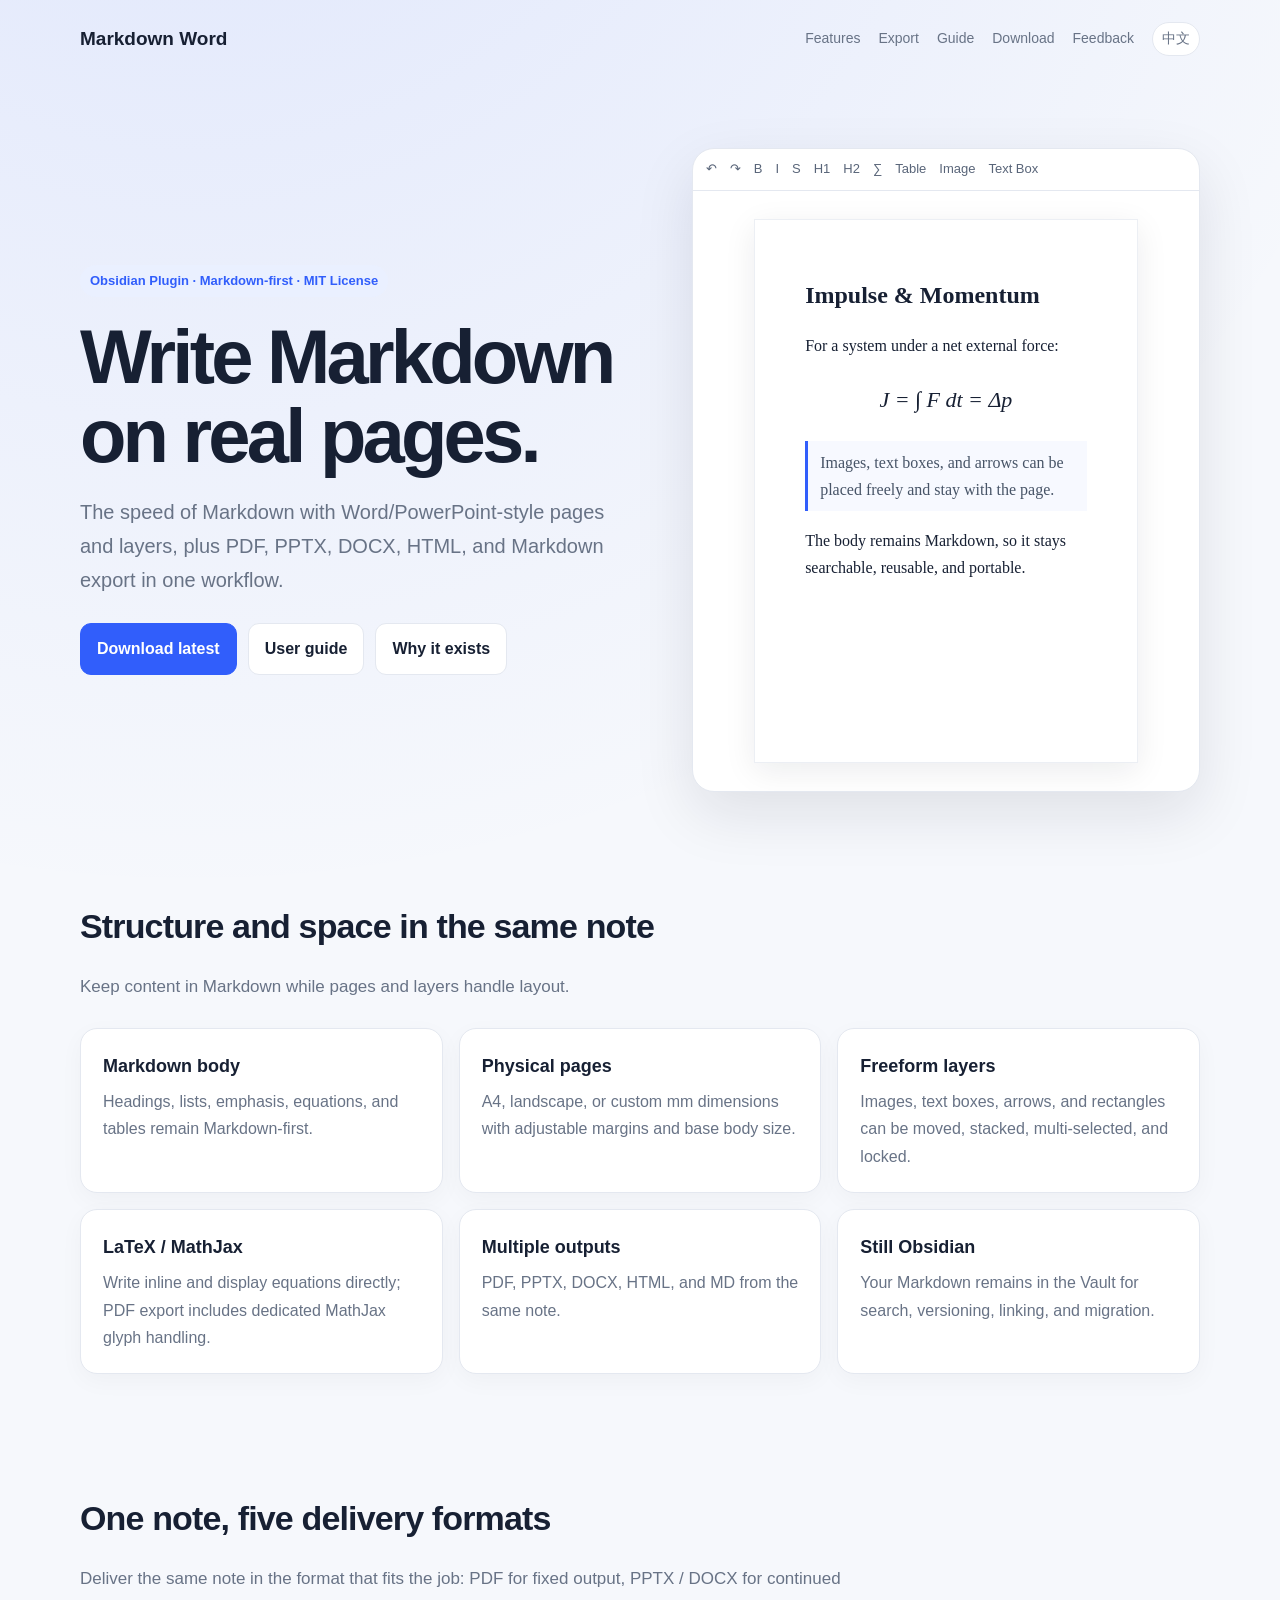
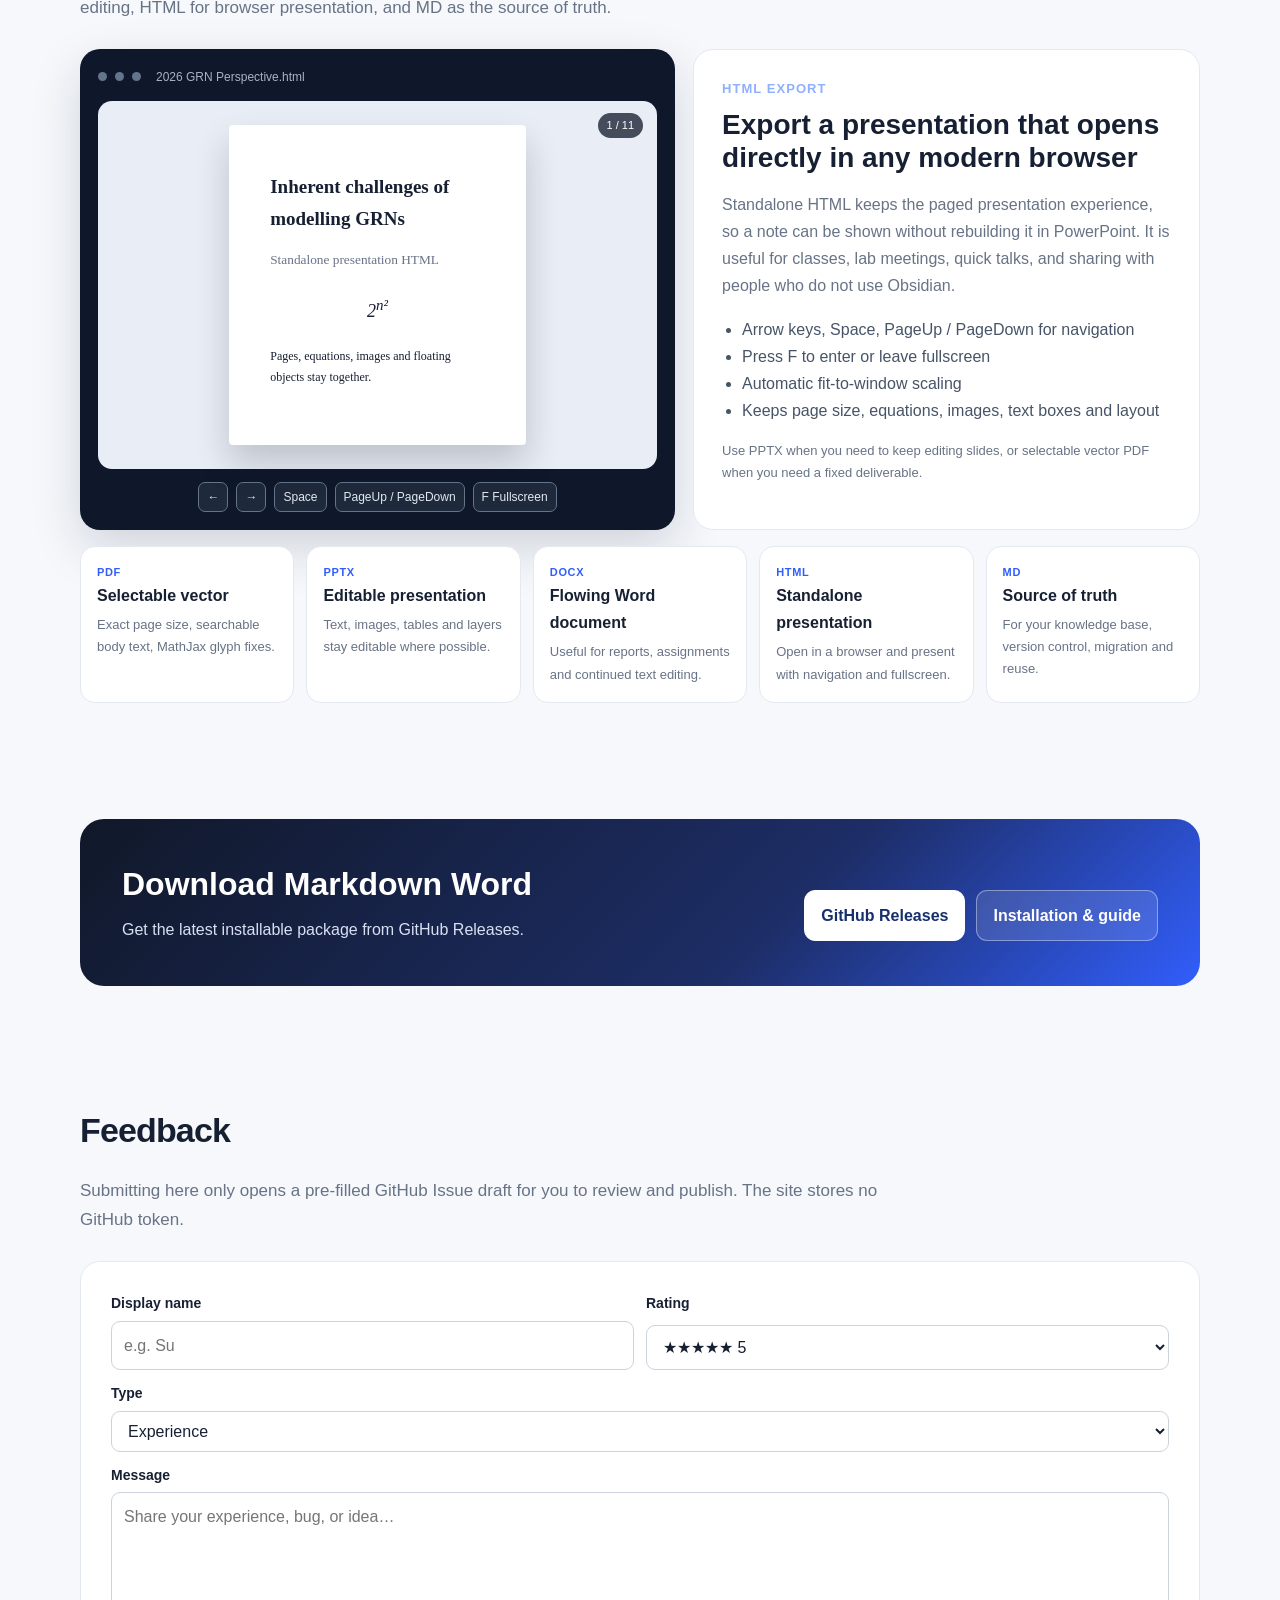
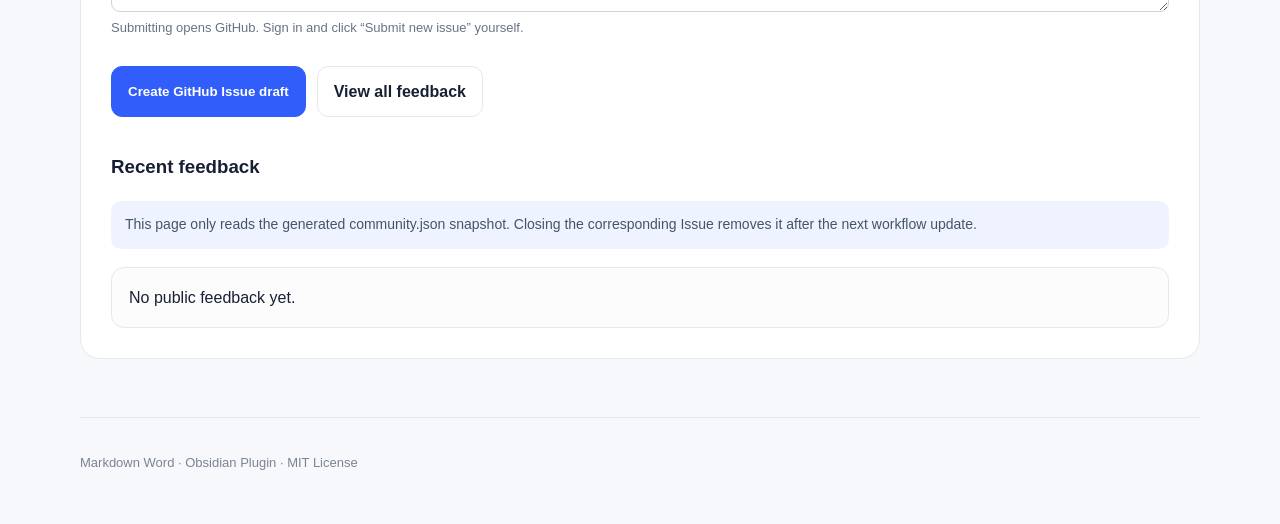
<file: docs/index.en.html>
<!DOCTYPE html>
<html lang="en"><head><meta charset="utf-8"/><meta content="width=device-width,initial-scale=1" name="viewport"/><meta content="Markdown Word is a paged Markdown editor for Obsidian with freeform layers, equations, selectable vector PDF, and PPTX/DOCX/HTML export." name="description"/><title>Markdown Word — Write Markdown on real pages</title><style>
:root{--bg:#f6f8fc;--card:#fff;--text:#172033;--muted:#687386;--line:#e4e8f0;--blue:#315efb;--dark:#101828;--soft:#eef3ff;--green:#0c8b62}
*{box-sizing:border-box}html{scroll-behavior:smooth}body{margin:0;font-family:Inter,"Segoe UI","PingFang SC","Microsoft YaHei",sans-serif;color:var(--text);background:radial-gradient(circle at 15% -10%,rgba(49,94,251,.12),transparent 30%),var(--bg);line-height:1.7}a{text-decoration:none;color:inherit}.wrap{width:min(1120px,92vw);margin:auto}
nav{display:flex;align-items:center;justify-content:space-between;padding:22px 0}.brand{font-weight:850;font-size:19px}.navlinks{display:flex;gap:18px;color:var(--muted);font-size:14px;align-items:center}.lang{padding:4px 9px;border:1px solid var(--line);border-radius:999px;background:white}
.hero{padding:70px 0 48px;display:grid;grid-template-columns:1.05fr .95fr;gap:50px;align-items:center}.badge{display:inline-block;padding:5px 10px;border-radius:999px;background:#eaf0ff;color:var(--blue);font-size:13px;font-weight:750}h1{font-size:clamp(44px,7vw,76px);line-height:1.04;letter-spacing:-.05em;margin:20px 0 18px}.lead{font-size:20px;color:var(--muted);max-width:720px}.actions{display:flex;gap:11px;flex-wrap:wrap;margin-top:26px}.btn{display:inline-flex;align-items:center;justify-content:center;padding:11px 16px;border-radius:11px;font-weight:750;border:1px solid var(--line);background:white;cursor:pointer}.btn.primary{color:white;background:var(--blue);border-color:var(--blue)}
.mock{background:#fff;border:1px solid var(--line);border-radius:22px;box-shadow:0 22px 60px rgba(16,24,40,.10);overflow:hidden}.toolbar{height:42px;padding:0 13px;border-bottom:1px solid var(--line);display:flex;align-items:center;gap:11px;color:#596579;font-size:13px}.page{width:76%;aspect-ratio:210/297;margin:28px auto;background:#fff;border:1px solid #eceff4;box-shadow:0 8px 30px rgba(16,24,40,.08);padding:11% 10%;font-family:Georgia,"Times New Roman","Songti SC",serif}.page h3{font-size:24px;margin:0 0 15px}.math{text-align:center;font-size:22px;font-style:italic;margin:22px 0}.note{border-left:3px solid var(--blue);padding:8px 12px;background:#f7f9ff;color:#475467}
section{padding:58px 0}.head{max-width:800px;margin-bottom:26px}.head h2{font-size:34px;margin:0 0 8px;letter-spacing:-.025em}.head p{color:var(--muted);font-size:17px}.grid{display:grid;grid-template-columns:repeat(3,1fr);gap:16px}.card{background:var(--card);border:1px solid var(--line);padding:22px;border-radius:17px;box-shadow:0 7px 24px rgba(16,24,40,.035)}.card b{font-size:18px}.card p{color:var(--muted);margin:7px 0 0}.newgrid{display:grid;grid-template-columns:repeat(2,1fr);gap:16px}.newcard{background:#101828;color:white;border-radius:18px;padding:24px}.newcard p{color:#cdd5e3;margin:7px 0 0}.kicker{color:#8fb0ff;font-weight:800;font-size:13px;text-transform:uppercase;letter-spacing:.08em}

.export-showcase{display:grid;grid-template-columns:1.08fr .92fr;gap:18px;align-items:stretch;margin-top:24px}.present-demo{background:#0f172a;border-radius:20px;padding:18px;color:white;box-shadow:0 18px 50px rgba(15,23,42,.16)}.browserbar{display:flex;align-items:center;gap:8px;color:#a8b3c7;font-size:12px;margin-bottom:14px}.dot{width:9px;height:9px;border-radius:50%;background:#64748b}.browserfile{margin-left:7px;white-space:nowrap;overflow:hidden;text-overflow:ellipsis}.present-stage{background:#e9edf5;border-radius:14px;min-height:320px;display:grid;place-items:center;padding:24px;position:relative}.present-page{width:58%;aspect-ratio:16/10;background:white;color:#172033;border-radius:4px;box-shadow:0 18px 35px rgba(15,23,42,.2);padding:9% 8%;font-family:Georgia,"Times New Roman",serif}.present-page h4{font-size:19px;margin:0 0 10px}.present-page .eq{text-align:center;font-size:18px;font-style:italic;margin:20px 0}.present-page small{color:#687386}.present-count{position:absolute;top:12px;right:14px;background:rgba(15,23,42,.75);color:white;border-radius:999px;padding:3px 9px;font-size:11px}.present-controls{display:flex;justify-content:center;gap:8px;margin-top:13px;flex-wrap:wrap}.key{border:1px solid #64748b;background:#1e293b;color:#e2e8f0;border-radius:7px;padding:4px 8px;font-size:12px}.export-copy{background:white;border:1px solid var(--line);border-radius:20px;padding:28px}.export-copy h3{font-size:28px;line-height:1.2;margin:8px 0 13px}.export-copy p{color:var(--muted)}.export-copy ul{padding-left:20px;color:#475467}.format-grid{display:grid;grid-template-columns:repeat(5,1fr);gap:12px;margin-top:16px}.format-card{background:white;border:1px solid var(--line);border-radius:15px;padding:16px}.format-card strong{display:block;font-size:16px}.format-card span{display:block;color:var(--muted);font-size:13px;margin-top:5px}.format-tag{font-size:11px;font-weight:800;letter-spacing:.06em;color:var(--blue);text-transform:uppercase}.small-note{margin-top:14px;color:var(--muted);font-size:13px}

.download{background:linear-gradient(135deg,#101828,#1d2d66 62%,#315efb);color:white;border-radius:24px;padding:38px 42px;display:flex;justify-content:space-between;gap:30px;align-items:center}.download p{color:#d8e0f2;margin:5px 0}.download .btn{border:0;color:#17306c}.download .btn:not(.primary){background:rgba(255,255,255,.14);color:white;border:1px solid rgba(255,255,255,.28)}.feedback{background:white;border:1px solid var(--line);border-radius:20px;padding:30px}.form-grid{display:grid;grid-template-columns:1fr 1fr;gap:12px}.field{display:grid;gap:5px}.field.full{grid-column:1/-1}label{font-weight:700;font-size:14px}input,select,textarea{width:100%;font:inherit;padding:10px 12px;border:1px solid #ccd3df;border-radius:9px;background:#fff;color:var(--text)}textarea{min-height:120px;resize:vertical}.hint{font-size:13px;color:var(--muted)}.community-list{display:grid;gap:12px;margin-top:18px}.comment{padding:16px 17px;border:1px solid var(--line);border-radius:13px;background:#fcfcfd}.comment-top{display:flex;justify-content:space-between;gap:14px}.comment-name{font-weight:800}.comment-meta{color:var(--muted);font-size:13px}.stars{color:#e29a00;letter-spacing:1px}.comment p{white-space:pre-wrap;margin:9px 0 0}.notice{padding:12px 14px;background:var(--soft);border-radius:10px;color:#475467;font-size:14px}footer{padding:34px 0 50px;color:#7b8494;font-size:13px;border-top:1px solid var(--line)}
@media(max-width:820px){.hero,.export-showcase{grid-template-columns:1fr}.grid,.newgrid,.form-grid{grid-template-columns:1fr}.format-grid{grid-template-columns:1fr 1fr}.field.full{grid-column:auto}.download{display:block}.download .actions{margin-top:20px}.navlinks a:not(.lang){display:none}}

.download .download-primary{background:#fff!important;color:#17306c!important;border:1px solid #fff!important}.download .download-secondary{background:rgba(255,255,255,.12)!important;color:#fff!important;border:1px solid rgba(255,255,255,.38)!important}.download .download-secondary:hover{background:rgba(255,255,255,.2)!important}
</style></head><body><div class="wrap">
<nav><div class="brand">Markdown Word</div><div class="navlinks"><a href="#features">Features</a><a href="#exports">Export</a><a href="guide.en.html">Guide</a><a href="#download">Download</a><a href="#feedback">Feedback</a><a class="lang" href="index.html">中文</a></div></nav>
<header class="hero"><div><span class="badge">Obsidian Plugin · Markdown-first · MIT License</span><h1>Write Markdown<br/>on real pages.</h1><p class="lead">The speed of Markdown with Word/PowerPoint-style pages and layers, plus PDF, PPTX, DOCX, HTML, and Markdown export in one workflow.</p><div class="actions"><a class="btn primary" href="https://github.com/skc-bio/markdown-word/releases/latest">Download latest</a><a class="btn" href="guide.en.html">User guide</a><a class="btn" href="intro.en.html">Why it exists</a></div></div><div class="mock"><div class="toolbar">↶　↷　B　I　S　H1　H2　∑　Table　Image　Text Box</div><div class="page"><h3>Impulse &amp; Momentum</h3><p>For a system under a net external force:</p><div class="math">J = ∫ F dt = Δp</div><p class="note">Images, text boxes, and arrows can be placed freely and stay with the page.</p><p>The body remains Markdown, so it stays searchable, reusable, and portable.</p></div></div></header>
<section id="features"><div class="head"><h2>Structure and space in the same note</h2><p>Keep content in Markdown while pages and layers handle layout.</p></div><div class="grid"><div class="card"><b>Markdown body</b><p>Headings, lists, emphasis, equations, and tables remain Markdown-first.</p></div><div class="card"><b>Physical pages</b><p>A4, landscape, or custom mm dimensions with adjustable margins and base body size.</p></div><div class="card"><b>Freeform layers</b><p>Images, text boxes, arrows, and rectangles can be moved, stacked, multi-selected, and locked.</p></div><div class="card"><b>LaTeX / MathJax</b><p>Write inline and display equations directly; PDF export includes dedicated MathJax glyph handling.</p></div><div class="card"><b>Multiple outputs</b><p>PDF, PPTX, DOCX, HTML, and MD from the same note.</p></div><div class="card"><b>Still Obsidian</b><p>Your Markdown remains in the Vault for search, versioning, linking, and migration.</p></div></div></section>

<section id="exports"><div class="head"><h2>One note, five delivery formats</h2><p>Deliver the same note in the format that fits the job: PDF for fixed output, PPTX / DOCX for continued editing, HTML for browser presentation, and MD as the source of truth.</p></div><div class="export-showcase"><div class="present-demo"><div class="browserbar"><span class="dot"></span><span class="dot"></span><span class="dot"></span><span class="browserfile">2026 GRN Perspective.html</span></div><div class="present-stage"><span class="present-count">1 / 11</span><div class="present-page"><h4>Inherent challenges of modelling GRNs</h4><small>Standalone presentation HTML</small><div class="eq">2<sup>n²</sup></div><p style="font-size:12px">Pages, equations, images and floating objects stay together.</p></div></div><div class="present-controls"><span class="key">←</span><span class="key">→</span><span class="key">Space</span><span class="key">PageUp / PageDown</span><span class="key">F Fullscreen</span></div></div><div class="export-copy"><div class="kicker">HTML EXPORT</div><h3>Export a presentation that opens directly in any modern browser</h3><p>Standalone HTML keeps the paged presentation experience, so a note can be shown without rebuilding it in PowerPoint. It is useful for classes, lab meetings, quick talks, and sharing with people who do not use Obsidian.</p><ul><li>Arrow keys, Space, PageUp / PageDown for navigation</li><li>Press F to enter or leave fullscreen</li><li>Automatic fit-to-window scaling</li><li>Keeps page size, equations, images, text boxes and layout</li></ul><p class="small-note">Use PPTX when you need to keep editing slides, or selectable vector PDF when you need a fixed deliverable.</p></div></div><div class="format-grid"><div class="format-card"><div class="format-tag">PDF</div><strong>Selectable vector</strong><span>Exact page size, searchable body text, MathJax glyph fixes.</span></div><div class="format-card"><div class="format-tag">PPTX</div><strong>Editable presentation</strong><span>Text, images, tables and layers stay editable where possible.</span></div><div class="format-card"><div class="format-tag">DOCX</div><strong>Flowing Word document</strong><span>Useful for reports, assignments and continued text editing.</span></div><div class="format-card"><div class="format-tag">HTML</div><strong>Standalone presentation</strong><span>Open in a browser and present with navigation and fullscreen.</span></div><div class="format-card"><div class="format-tag">MD</div><strong>Source of truth</strong><span>For your knowledge base, version control, migration and reuse.</span></div></div></section>
<section id="download"><div class="download"><div><h2 style="margin:0;font-size:32px">Download Markdown Word</h2><p>Get the latest installable package from GitHub Releases.</p></div><div class="actions"><a class="btn download-primary" href="https://github.com/skc-bio/markdown-word/releases/latest">GitHub Releases</a><a class="btn download-secondary" href="guide.en.html">Installation &amp; guide</a></div></div></section>
<section id="feedback"><div class="head"><h2>Feedback</h2><p>Submitting here only opens a pre-filled GitHub Issue draft for you to review and publish. The site stores no GitHub token.</p></div><div class="feedback"><div class="form-grid"><div class="field"><label for="name">Display name</label><input id="name" maxlength="40" placeholder="e.g. Su"/></div><div class="field"><label for="rating">Rating</label><select id="rating"><option value="5">★★★★★ 5</option><option value="4">★★★★☆ 4</option><option value="3">★★★☆☆ 3</option><option value="2">★★☆☆☆ 2</option><option value="1">★☆☆☆☆ 1</option></select></div><div class="field full"><label for="type">Type</label><select id="type"><option>Experience</option><option>Bug report</option><option>Feature request</option><option>Other</option></select></div><div class="field full"><label for="message">Message</label><textarea id="message" maxlength="2000" placeholder="Share your experience, bug, or idea…"></textarea><div class="hint">Submitting opens GitHub. Sign in and click “Submit new issue” yourself.</div></div></div><div class="actions"><button class="btn primary" id="submitFeedback">Create GitHub Issue draft</button><a class="btn" href="https://github.com/skc-bio/markdown-word/issues?q=is%3Aissue+is%3Aopen+%5BCommunity%5D+in%3Atitle">View all feedback</a></div><h3 style="margin-top:34px">Recent feedback</h3><div class="notice">This page only reads the generated community.json snapshot. Closing the corresponding Issue removes it after the next workflow update.</div><div class="community-list" id="communityList"><div class="comment">Loading public feedback…</div></div></div></section>
<footer>Markdown Word · Obsidian Plugin · MIT License</footer></div>
<script>
const REPO="skc-bio/markdown-word";
document.getElementById("submitFeedback").addEventListener("click",()=>{const name=document.getElementById("name").value.trim()||'Anonymous';const rating=document.getElementById("rating").value;const type=document.getElementById("type").value;const message=document.getElementById("message").value.trim();if(!message){alert('Please enter a message.');return;}const title=`[Community] ${type} - ${name}`;const body=`<!-- markdown-word-community -->
## Markdown Word community feedback

- Name: ${name}
- Rating: ${rating}
- Type: ${type}

### Message
${message}

---
Generated from the Markdown Word project page.`;const url=`https://github.com/${REPO}/issues/new?title=${encodeURIComponent(title)}&body=${encodeURIComponent(body)}`;window.open(url,"_blank","noopener");});
function stars(n){n=Math.max(1,Math.min(5,Number(n)||5));return "★".repeat(n)+"☆".repeat(5-n)}function escText(el,text){el.textContent=text==null?"":String(text)}fetch("./community.json",{cache:"no-store"}).then(r=>r.ok?r.json():[]).then(items=>{const list=document.getElementById("communityList");list.replaceChildren();if(!Array.isArray(items)||!items.length){const d=document.createElement("div");d.className="comment";d.textContent='No public feedback yet.';list.appendChild(d);return}items.slice(0,20).forEach(item=>{const d=document.createElement("div");d.className="comment";const top=document.createElement("div");top.className="comment-top";const left=document.createElement("div");const name=document.createElement("div");name.className="comment-name";escText(name,item.name||'Anonymous');const meta=document.createElement("div");meta.className="comment-meta";escText(meta,`${item.type||'Feedback'} · ${new Date(item.created_at).toLocaleString()}`);left.append(name,meta);const rate=document.createElement("div");rate.className="stars";escText(rate,stars(item.rating));top.append(left,rate);const p=document.createElement("p");escText(p,item.message||"");const a=document.createElement("a");a.href=item.url;a.target="_blank";a.rel="noopener";a.className="comment-meta";a.textContent='View on GitHub';d.append(top,p,a);list.appendChild(d)})}).catch(()=>{document.getElementById("communityList").textContent='Unable to load the feedback snapshot.'});
</script></body></html>
</file>
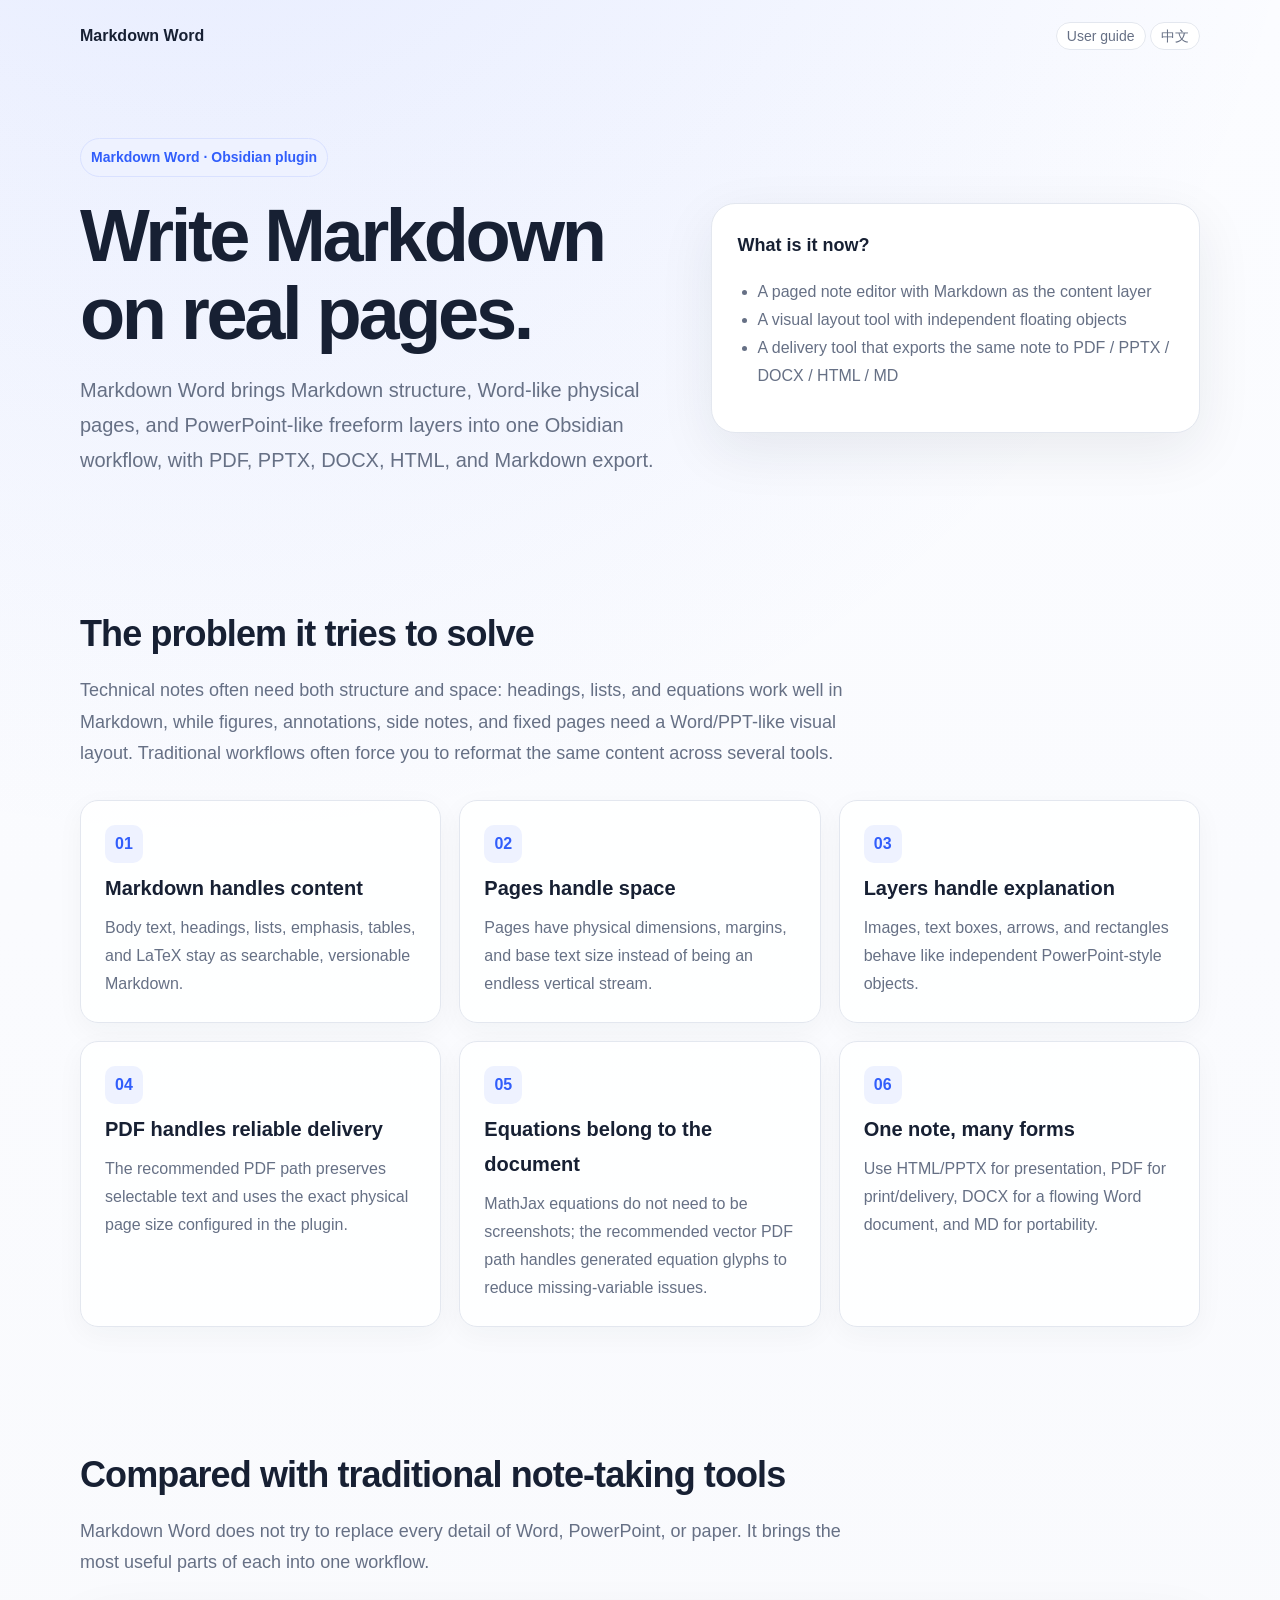
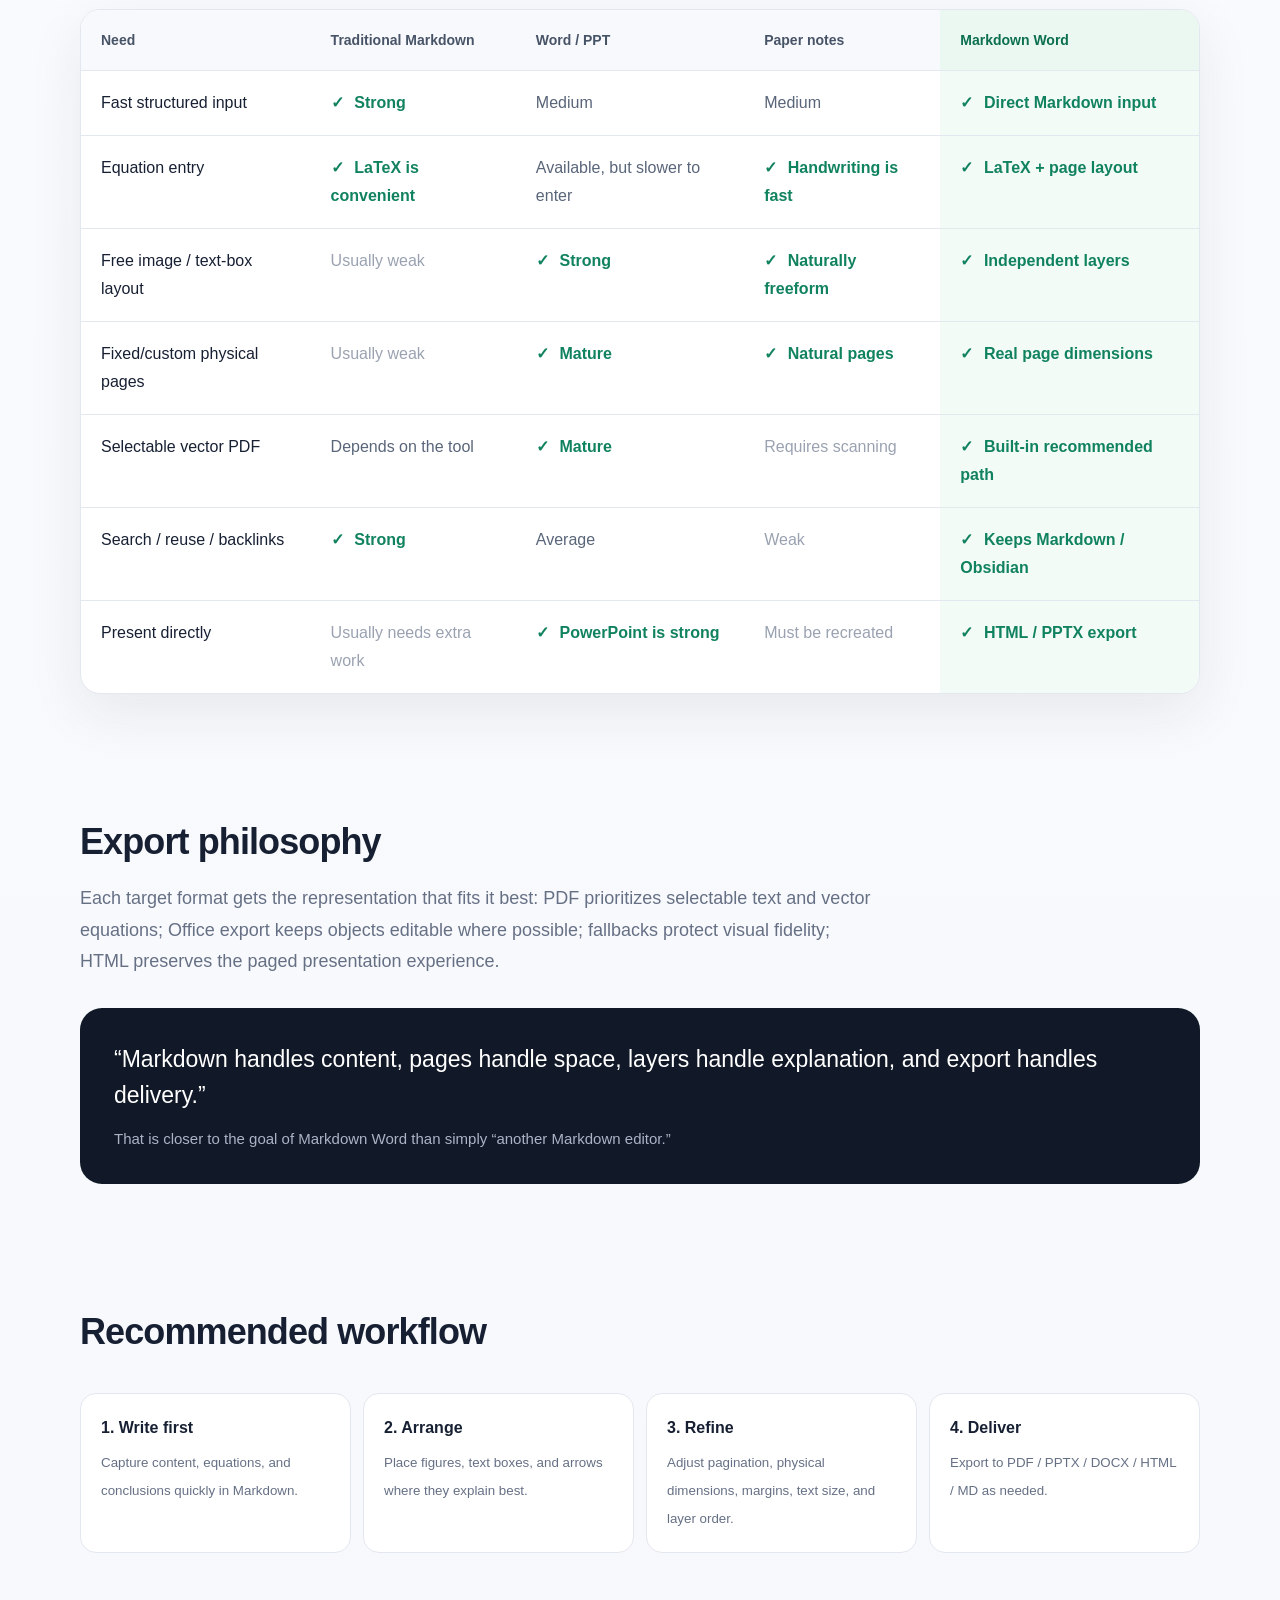
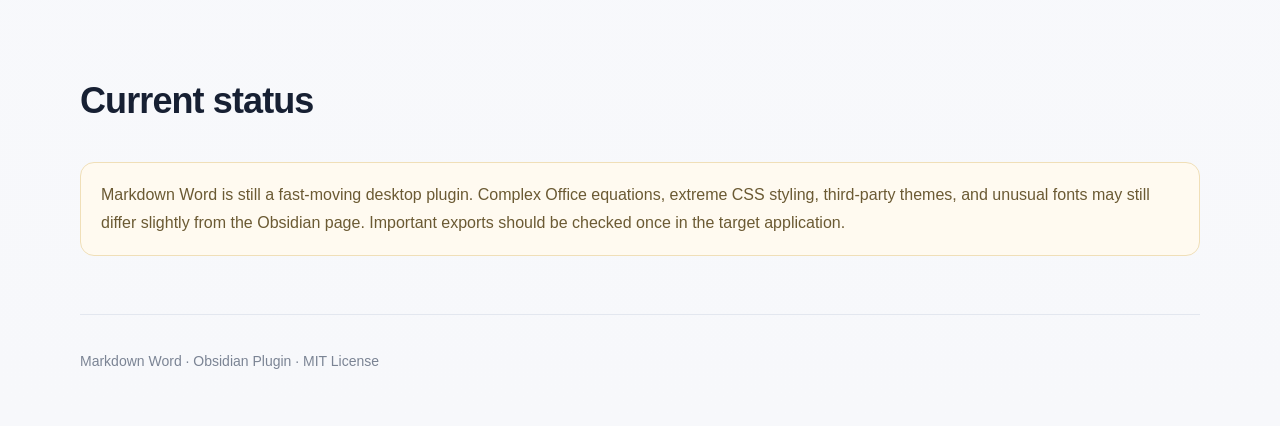
<file: docs/intro.en.html>
<!doctype html><html lang="en"><head><meta charset="utf-8"><meta name="viewport" content="width=device-width,initial-scale=1"><title>Markdown Word — Introduction</title><style>
:root{--bg:#f7f8fb;--paper:#fff;--text:#172033;--muted:#667085;--line:#e3e7ef;--accent:#315efb;--accent-soft:#eef2ff;--green:#11825f;--shadow:0 18px 55px rgba(31,41,55,.08)}*{box-sizing:border-box}body{margin:0;color:var(--text);font-family:Inter,"Segoe UI","PingFang SC","Microsoft YaHei",sans-serif;background:radial-gradient(circle at 15% -8%,rgba(49,94,251,.11),transparent 28%),linear-gradient(180deg,#fbfcff 0%,var(--bg) 100%);line-height:1.75}a{color:inherit}.wrap{width:min(1120px,92vw);margin:auto}.top{padding:22px 0;display:flex;justify-content:space-between;align-items:center}.top a{text-decoration:none}.pill{border:1px solid var(--line);background:white;padding:5px 10px;border-radius:999px;color:var(--muted);font-size:14px}.hero{padding:66px 0 46px;display:grid;grid-template-columns:1.08fr .92fr;gap:56px;align-items:center}.eyebrow{display:inline-flex;padding:6px 10px;border:1px solid #d9e1ff;background:var(--accent-soft);border-radius:999px;color:var(--accent);font-size:14px;font-weight:700}h1{margin:20px 0 18px;font-size:clamp(42px,6vw,74px);line-height:1.06;letter-spacing:-.045em}.lead{font-size:20px;color:var(--muted);max-width:720px}.hero-card{background:var(--paper);border:1px solid var(--line);border-radius:24px;box-shadow:var(--shadow);padding:26px}.hero-card b{font-size:18px}.hero-card ul{padding-left:20px;color:var(--muted)}section{padding:58px 0}.section-head{max-width:800px;margin-bottom:30px}.section-head h2{margin:0 0 10px;font-size:36px;letter-spacing:-.025em}.section-head p{margin:0;color:var(--muted);font-size:18px}.grid{display:grid;grid-template-columns:repeat(3,1fr);gap:18px}.card{background:rgba(255,255,255,.9);border:1px solid var(--line);border-radius:18px;padding:24px;box-shadow:0 8px 28px rgba(31,41,55,.04)}.card h3{margin:8px 0 8px;font-size:20px}.card p{margin:0;color:var(--muted)}.icon{width:38px;height:38px;border-radius:10px;display:grid;place-items:center;background:var(--accent-soft);color:var(--accent);font-weight:800}.compare{background:white;border:1px solid var(--line);border-radius:20px;overflow:hidden;box-shadow:var(--shadow)}table{width:100%;border-collapse:collapse}th,td{padding:18px 20px;border-bottom:1px solid var(--line);vertical-align:top}th{background:#f8f9fc;text-align:left;font-size:14px;color:#475467}tr:last-child td{border-bottom:none}.good{color:var(--green);font-weight:750}.bad{color:#9aa2b1}.mid{color:#596579}.mwcol{background:#f3fbf7}.mwhead{background:#eaf8f1!important;color:#0b6f50!important}.mark{display:inline-block;min-width:1.2em;font-weight:900}.good .mark{color:var(--green)}.flow{display:grid;grid-template-columns:repeat(4,1fr);gap:12px}.step{padding:20px;border:1px solid var(--line);border-radius:16px;background:white}.step b{display:block;margin-bottom:6px}.step small{color:var(--muted)}.quote{padding:34px;border-radius:22px;background:#111827;color:white;font-size:23px;line-height:1.55}.quote span{display:block;color:#aab4c5;font-size:15px;margin-top:14px}.warning{padding:18px 20px;border:1px solid #f0dfb8;background:#fffaf0;border-radius:14px;color:#6b5a33}footer{padding:34px 0 52px;color:#7b8494;font-size:14px;border-top:1px solid var(--line)}@media(max-width:860px){.hero{grid-template-columns:1fr}.grid{grid-template-columns:1fr}.flow{grid-template-columns:1fr 1fr}}@media(max-width:560px){.flow{grid-template-columns:1fr}th,td{padding:12px;font-size:14px}.compare{overflow:auto}}
</style></head><body><div class="wrap"><div class="top"><a href="index.en.html"><b>Markdown Word</b></a><div><a class="pill" href="guide.en.html">User guide</a> <a class="pill" href="intro.html">中文</a></div></div>
<header class="hero"><div><div class="eyebrow">Markdown Word · Obsidian plugin</div><h1>Write Markdown on real pages.</h1><p class="lead">Markdown Word brings Markdown structure, Word-like physical pages, and PowerPoint-like freeform layers into one Obsidian workflow, with PDF, PPTX, DOCX, HTML, and Markdown export.</p></div><div class="hero-card"><b>What is it now?</b><ul><li>A paged note editor with Markdown as the content layer</li><li>A visual layout tool with independent floating objects</li><li>A delivery tool that exports the same note to PDF / PPTX / DOCX / HTML / MD</li></ul></div></header>
<section><div class="section-head"><h2>The problem it tries to solve</h2><p>Technical notes often need both structure and space: headings, lists, and equations work well in Markdown, while figures, annotations, side notes, and fixed pages need a Word/PPT-like visual layout. Traditional workflows often force you to reformat the same content across several tools.</p></div><div class="grid"><div class="card"><div class="icon">01</div><h3>Markdown handles content</h3><p>Body text, headings, lists, emphasis, tables, and LaTeX stay as searchable, versionable Markdown.</p></div><div class="card"><div class="icon">02</div><h3>Pages handle space</h3><p>Pages have physical dimensions, margins, and base text size instead of being an endless vertical stream.</p></div><div class="card"><div class="icon">03</div><h3>Layers handle explanation</h3><p>Images, text boxes, arrows, and rectangles behave like independent PowerPoint-style objects.</p></div><div class="card"><div class="icon">04</div><h3>PDF handles reliable delivery</h3><p>The recommended PDF path preserves selectable text and uses the exact physical page size configured in the plugin.</p></div><div class="card"><div class="icon">05</div><h3>Equations belong to the document</h3><p>MathJax equations do not need to be screenshots; the recommended vector PDF path handles generated equation glyphs to reduce missing-variable issues.</p></div><div class="card"><div class="icon">06</div><h3>One note, many forms</h3><p>Use HTML/PPTX for presentation, PDF for print/delivery, DOCX for a flowing Word document, and MD for portability.</p></div></div></section>
<section><div class="section-head"><h2>Compared with traditional note-taking tools</h2><p>Markdown Word does not try to replace every detail of Word, PowerPoint, or paper. It brings the most useful parts of each into one workflow.</p></div><div class="compare"><table><thead><tr><th>Need</th><th>Traditional Markdown</th><th>Word / PPT</th><th>Paper notes</th><th class="mwhead">Markdown Word</th></tr></thead><tbody>
<tr><td>Fast structured input</td><td class="good"><span class="mark">✓</span> Strong</td><td class="mid">Medium</td><td class="mid">Medium</td><td class="good mwcol"><span class="mark">✓</span> Direct Markdown input</td></tr>
<tr><td>Equation entry</td><td class="good"><span class="mark">✓</span> LaTeX is convenient</td><td class="mid">Available, but slower to enter</td><td class="good"><span class="mark">✓</span> Handwriting is fast</td><td class="good mwcol"><span class="mark">✓</span> LaTeX + page layout</td></tr>
<tr><td>Free image / text-box layout</td><td class="bad">Usually weak</td><td class="good"><span class="mark">✓</span> Strong</td><td class="good"><span class="mark">✓</span> Naturally freeform</td><td class="good mwcol"><span class="mark">✓</span> Independent layers</td></tr>
<tr><td>Fixed/custom physical pages</td><td class="bad">Usually weak</td><td class="good"><span class="mark">✓</span> Mature</td><td class="good"><span class="mark">✓</span> Natural pages</td><td class="good mwcol"><span class="mark">✓</span> Real page dimensions</td></tr>
<tr><td>Selectable vector PDF</td><td class="mid">Depends on the tool</td><td class="good"><span class="mark">✓</span> Mature</td><td class="bad">Requires scanning</td><td class="good mwcol"><span class="mark">✓</span> Built-in recommended path</td></tr>
<tr><td>Search / reuse / backlinks</td><td class="good"><span class="mark">✓</span> Strong</td><td class="mid">Average</td><td class="bad">Weak</td><td class="good mwcol"><span class="mark">✓</span> Keeps Markdown / Obsidian</td></tr>
<tr><td>Present directly</td><td class="bad">Usually needs extra work</td><td class="good"><span class="mark">✓</span> PowerPoint is strong</td><td class="bad">Must be recreated</td><td class="good mwcol"><span class="mark">✓</span> HTML / PPTX export</td></tr>
</tbody></table></div></section>
<section><div class="section-head"><h2>Export philosophy</h2><p>Each target format gets the representation that fits it best: PDF prioritizes selectable text and vector equations; Office export keeps objects editable where possible; fallbacks protect visual fidelity; HTML preserves the paged presentation experience.</p></div><div class="quote">“Markdown handles content, pages handle space, layers handle explanation, and export handles delivery.”<span>That is closer to the goal of Markdown Word than simply “another Markdown editor.”</span></div></section>
<section><div class="section-head"><h2>Recommended workflow</h2></div><div class="flow"><div class="step"><b>1. Write first</b><small>Capture content, equations, and conclusions quickly in Markdown.</small></div><div class="step"><b>2. Arrange</b><small>Place figures, text boxes, and arrows where they explain best.</small></div><div class="step"><b>3. Refine</b><small>Adjust pagination, physical dimensions, margins, text size, and layer order.</small></div><div class="step"><b>4. Deliver</b><small>Export to PDF / PPTX / DOCX / HTML / MD as needed.</small></div></div></section>
<section><div class="section-head"><h2>Current status</h2></div><div class="warning">Markdown Word is still a fast-moving desktop plugin. Complex Office equations, extreme CSS styling, third-party themes, and unusual fonts may still differ slightly from the Obsidian page. Important exports should be checked once in the target application.</div></section>
<footer>Markdown Word · Obsidian Plugin · MIT License</footer></div></body></html>
</file>
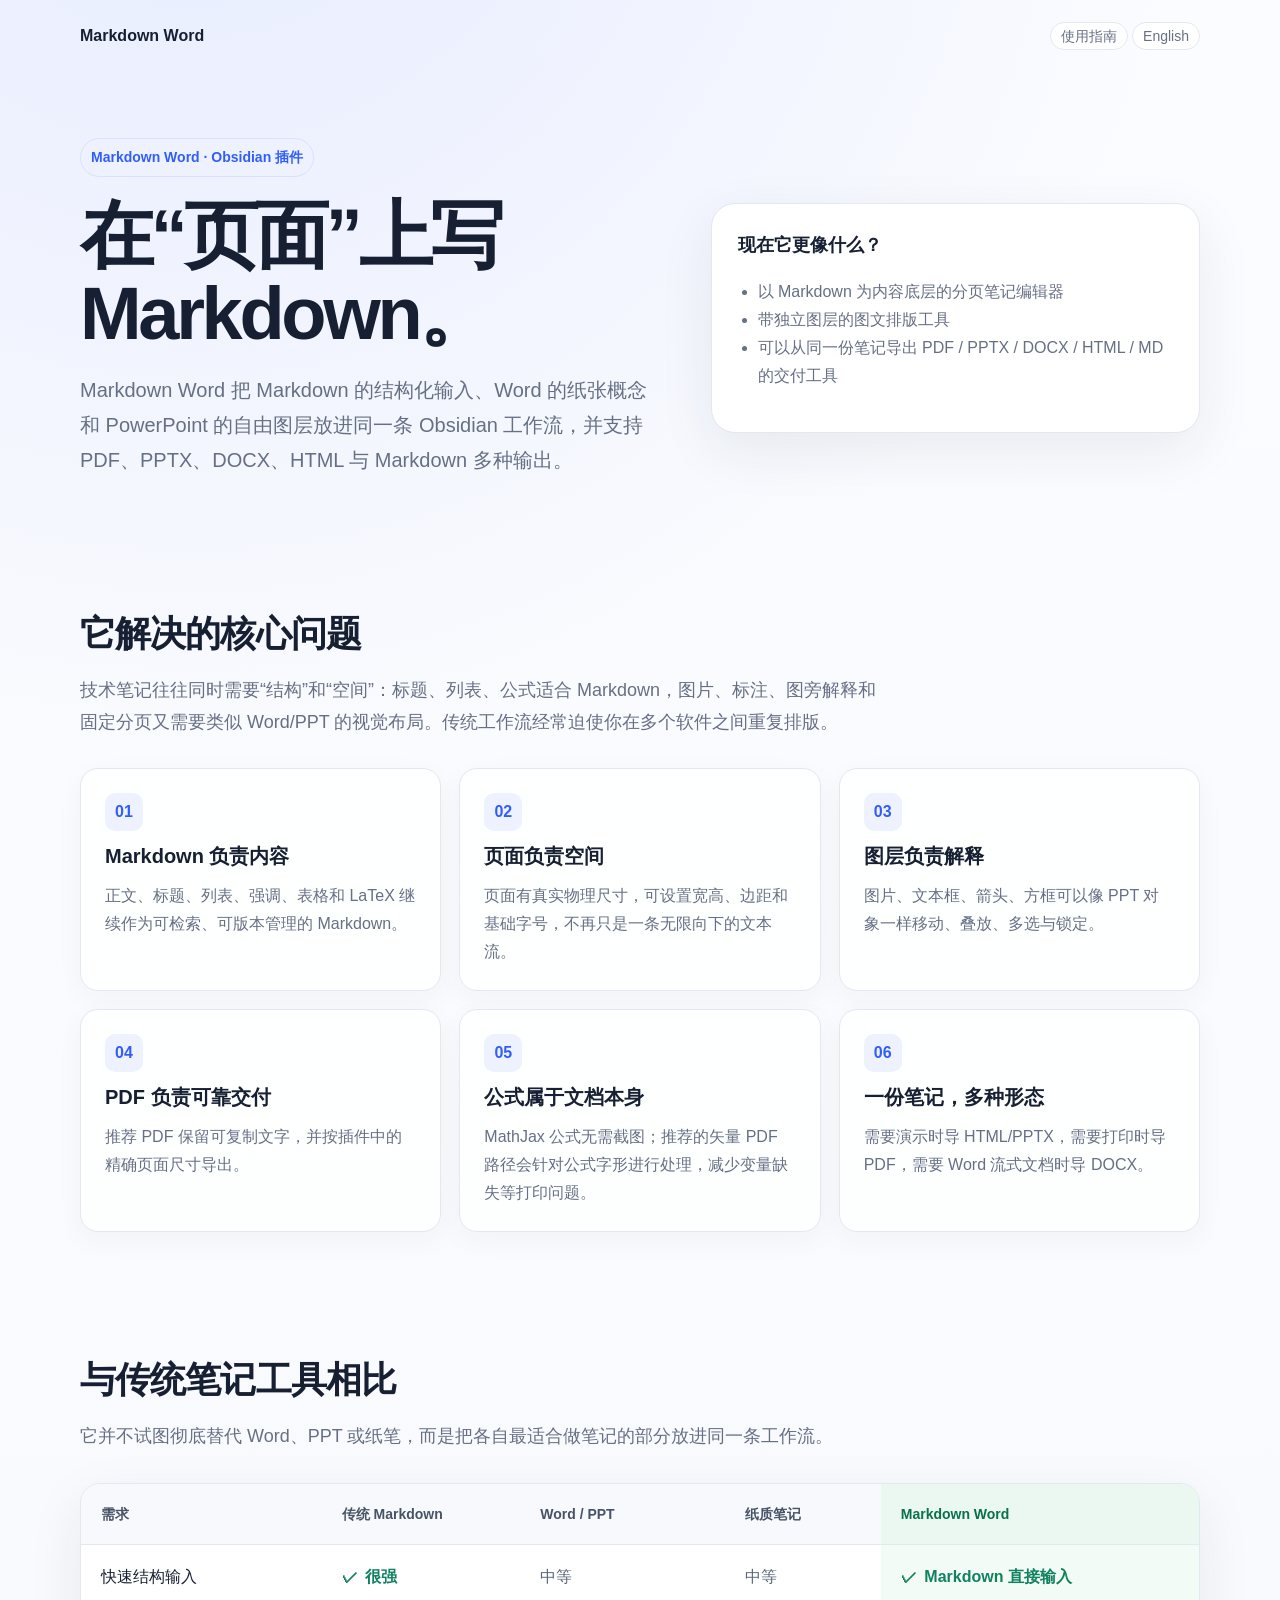
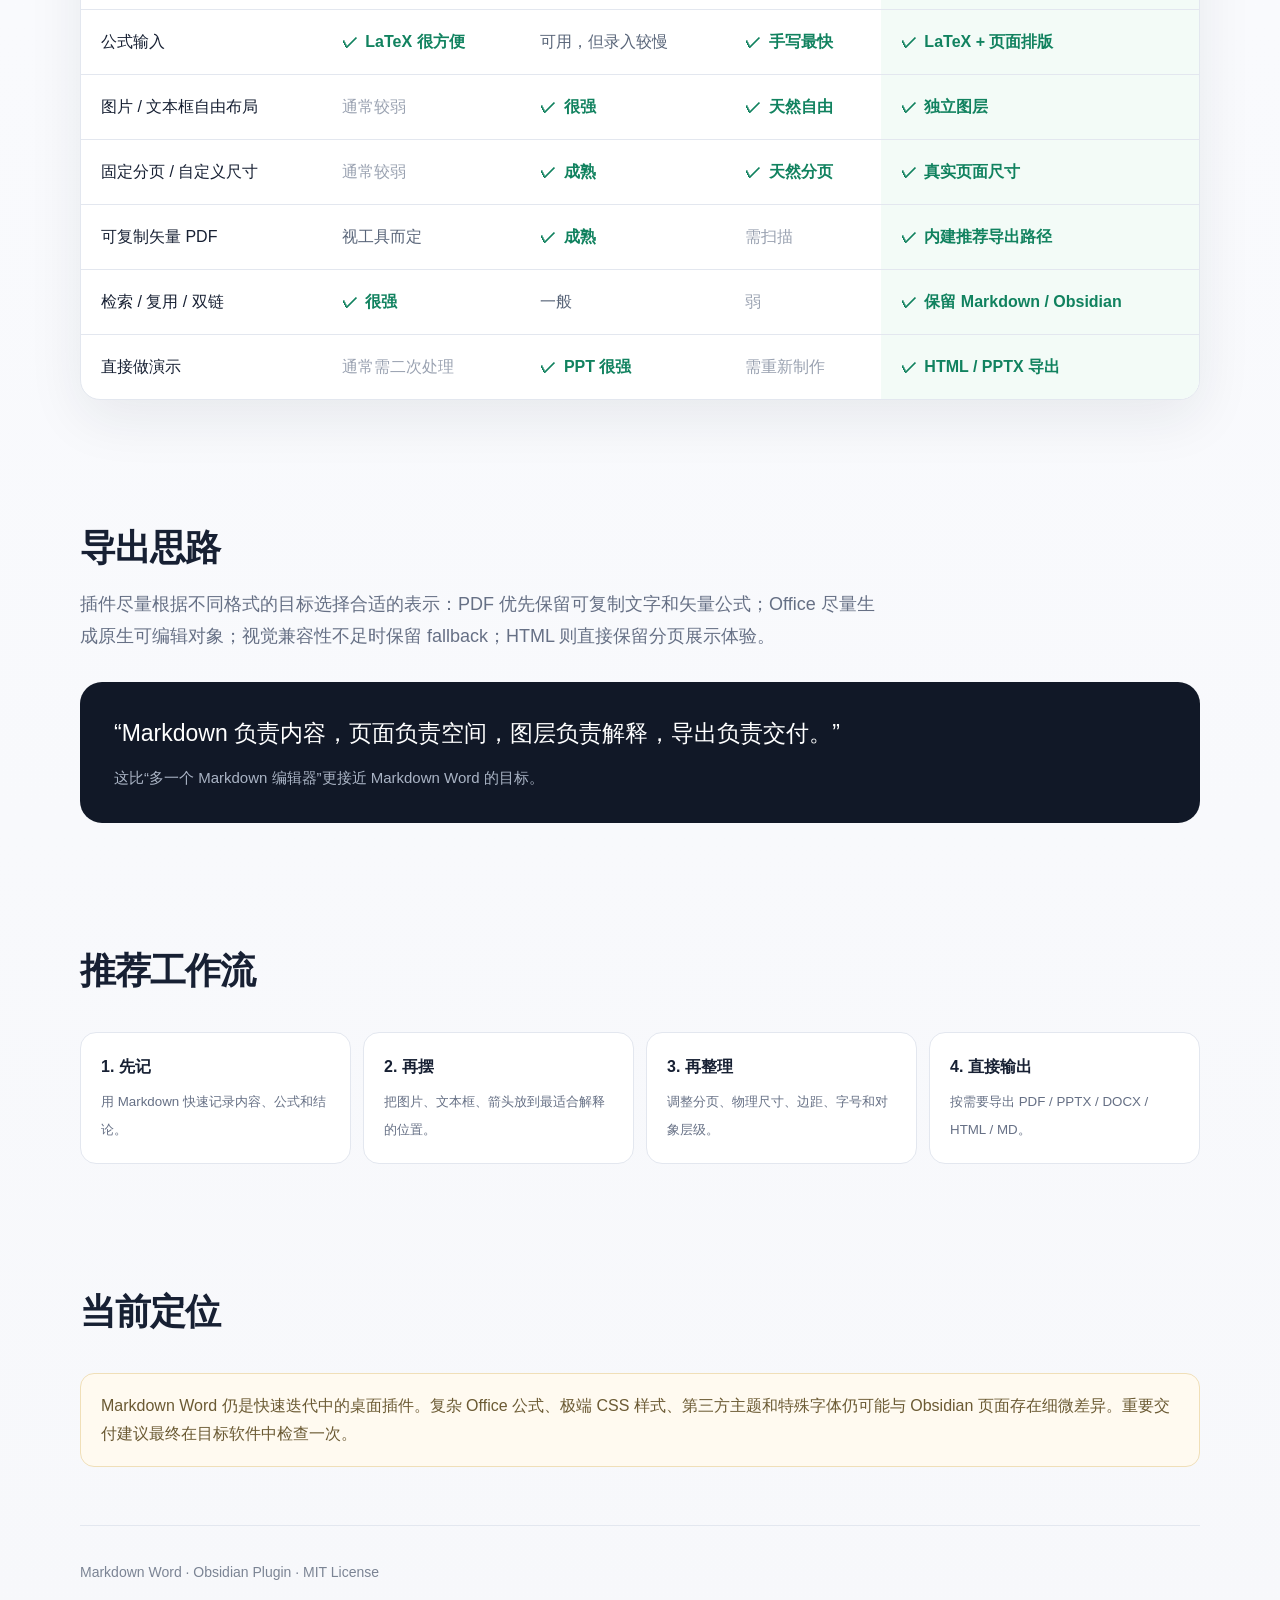
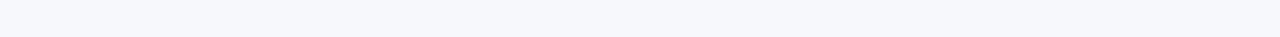
<file: docs/intro.html>
<!doctype html><html lang="zh-CN"><head><meta charset="utf-8"><meta name="viewport" content="width=device-width,initial-scale=1"><title>Markdown Word 插件介绍</title><style>
:root{--bg:#f7f8fb;--paper:#fff;--text:#172033;--muted:#667085;--line:#e3e7ef;--accent:#315efb;--accent-soft:#eef2ff;--green:#11825f;--shadow:0 18px 55px rgba(31,41,55,.08)}*{box-sizing:border-box}body{margin:0;color:var(--text);font-family:Inter,"Segoe UI","PingFang SC","Microsoft YaHei",sans-serif;background:radial-gradient(circle at 15% -8%,rgba(49,94,251,.11),transparent 28%),linear-gradient(180deg,#fbfcff 0%,var(--bg) 100%);line-height:1.75}a{color:inherit}.wrap{width:min(1120px,92vw);margin:auto}.top{padding:22px 0;display:flex;justify-content:space-between;align-items:center}.top a{text-decoration:none}.pill{border:1px solid var(--line);background:white;padding:5px 10px;border-radius:999px;color:var(--muted);font-size:14px}.hero{padding:66px 0 46px;display:grid;grid-template-columns:1.08fr .92fr;gap:56px;align-items:center}.eyebrow{display:inline-flex;padding:6px 10px;border:1px solid #d9e1ff;background:var(--accent-soft);border-radius:999px;color:var(--accent);font-size:14px;font-weight:700}h1{margin:20px 0 18px;font-size:clamp(42px,6vw,74px);line-height:1.06;letter-spacing:-.045em}.lead{font-size:20px;color:var(--muted);max-width:720px}.hero-card{background:var(--paper);border:1px solid var(--line);border-radius:24px;box-shadow:var(--shadow);padding:26px}.hero-card b{font-size:18px}.hero-card ul{padding-left:20px;color:var(--muted)}section{padding:58px 0}.section-head{max-width:800px;margin-bottom:30px}.section-head h2{margin:0 0 10px;font-size:36px;letter-spacing:-.025em}.section-head p{margin:0;color:var(--muted);font-size:18px}.grid{display:grid;grid-template-columns:repeat(3,1fr);gap:18px}.card{background:rgba(255,255,255,.9);border:1px solid var(--line);border-radius:18px;padding:24px;box-shadow:0 8px 28px rgba(31,41,55,.04)}.card h3{margin:8px 0 8px;font-size:20px}.card p{margin:0;color:var(--muted)}.icon{width:38px;height:38px;border-radius:10px;display:grid;place-items:center;background:var(--accent-soft);color:var(--accent);font-weight:800}.compare{background:white;border:1px solid var(--line);border-radius:20px;overflow:hidden;box-shadow:var(--shadow)}table{width:100%;border-collapse:collapse}th,td{padding:18px 20px;border-bottom:1px solid var(--line);vertical-align:top}th{background:#f8f9fc;text-align:left;font-size:14px;color:#475467}tr:last-child td{border-bottom:none}.good{color:var(--green);font-weight:750}.bad{color:#9aa2b1}.mid{color:#596579}.mwcol{background:#f3fbf7}.mwhead{background:#eaf8f1!important;color:#0b6f50!important}.mark{display:inline-block;min-width:1.2em;font-weight:900}.good .mark{color:var(--green)}.flow{display:grid;grid-template-columns:repeat(4,1fr);gap:12px}.step{padding:20px;border:1px solid var(--line);border-radius:16px;background:white}.step b{display:block;margin-bottom:6px}.step small{color:var(--muted)}.quote{padding:34px;border-radius:22px;background:#111827;color:white;font-size:23px;line-height:1.55}.quote span{display:block;color:#aab4c5;font-size:15px;margin-top:14px}.warning{padding:18px 20px;border:1px solid #f0dfb8;background:#fffaf0;border-radius:14px;color:#6b5a33}footer{padding:34px 0 52px;color:#7b8494;font-size:14px;border-top:1px solid var(--line)}@media(max-width:860px){.hero{grid-template-columns:1fr}.grid{grid-template-columns:1fr}.flow{grid-template-columns:1fr 1fr}}@media(max-width:560px){.flow{grid-template-columns:1fr}th,td{padding:12px;font-size:14px}.compare{overflow:auto}}
</style></head><body><div class="wrap"><div class="top"><a href="index.html"><b>Markdown Word</b></a><div><a class="pill" href="guide.html">使用指南</a> <a class="pill" href="intro.en.html">English</a></div></div>
<header class="hero"><div><div class="eyebrow">Markdown Word · Obsidian 插件</div><h1>在“页面”上写 Markdown。</h1><p class="lead">Markdown Word 把 Markdown 的结构化输入、Word 的纸张概念和 PowerPoint 的自由图层放进同一条 Obsidian 工作流，并支持 PDF、PPTX、DOCX、HTML 与 Markdown 多种输出。</p></div><div class="hero-card"><b>现在它更像什么？</b><ul><li>以 Markdown 为内容底层的分页笔记编辑器</li><li>带独立图层的图文排版工具</li><li>可以从同一份笔记导出 PDF / PPTX / DOCX / HTML / MD 的交付工具</li></ul></div></header>
<section><div class="section-head"><h2>它解决的核心问题</h2><p>技术笔记往往同时需要“结构”和“空间”：标题、列表、公式适合 Markdown，图片、标注、图旁解释和固定分页又需要类似 Word/PPT 的视觉布局。传统工作流经常迫使你在多个软件之间重复排版。</p></div><div class="grid"><div class="card"><div class="icon">01</div><h3>Markdown 负责内容</h3><p>正文、标题、列表、强调、表格和 LaTeX 继续作为可检索、可版本管理的 Markdown。</p></div><div class="card"><div class="icon">02</div><h3>页面负责空间</h3><p>页面有真实物理尺寸，可设置宽高、边距和基础字号，不再只是一条无限向下的文本流。</p></div><div class="card"><div class="icon">03</div><h3>图层负责解释</h3><p>图片、文本框、箭头、方框可以像 PPT 对象一样移动、叠放、多选与锁定。</p></div><div class="card"><div class="icon">04</div><h3>PDF 负责可靠交付</h3><p>推荐 PDF 保留可复制文字，并按插件中的精确页面尺寸导出。</p></div><div class="card"><div class="icon">05</div><h3>公式属于文档本身</h3><p>MathJax 公式无需截图；推荐的矢量 PDF 路径会针对公式字形进行处理，减少变量缺失等打印问题。</p></div><div class="card"><div class="icon">06</div><h3>一份笔记，多种形态</h3><p>需要演示时导 HTML/PPTX，需要打印时导 PDF，需要 Word 流式文档时导 DOCX。</p></div></div></section>
<section><div class="section-head"><h2>与传统笔记工具相比</h2><p>它并不试图彻底替代 Word、PPT 或纸笔，而是把各自最适合做笔记的部分放进同一条工作流。</p></div><div class="compare"><table><thead><tr><th>需求</th><th>传统 Markdown</th><th>Word / PPT</th><th>纸质笔记</th><th class="mwhead">Markdown Word</th></tr></thead><tbody>
<tr><td>快速结构输入</td><td class="good"><span class="mark">✓</span> 很强</td><td class="mid">中等</td><td class="mid">中等</td><td class="good mwcol"><span class="mark">✓</span> Markdown 直接输入</td></tr>
<tr><td>公式输入</td><td class="good"><span class="mark">✓</span> LaTeX 很方便</td><td class="mid">可用，但录入较慢</td><td class="good"><span class="mark">✓</span> 手写最快</td><td class="good mwcol"><span class="mark">✓</span> LaTeX + 页面排版</td></tr>
<tr><td>图片 / 文本框自由布局</td><td class="bad">通常较弱</td><td class="good"><span class="mark">✓</span> 很强</td><td class="good"><span class="mark">✓</span> 天然自由</td><td class="good mwcol"><span class="mark">✓</span> 独立图层</td></tr>
<tr><td>固定分页 / 自定义尺寸</td><td class="bad">通常较弱</td><td class="good"><span class="mark">✓</span> 成熟</td><td class="good"><span class="mark">✓</span> 天然分页</td><td class="good mwcol"><span class="mark">✓</span> 真实页面尺寸</td></tr>
<tr><td>可复制矢量 PDF</td><td class="mid">视工具而定</td><td class="good"><span class="mark">✓</span> 成熟</td><td class="bad">需扫描</td><td class="good mwcol"><span class="mark">✓</span> 内建推荐导出路径</td></tr>
<tr><td>检索 / 复用 / 双链</td><td class="good"><span class="mark">✓</span> 很强</td><td class="mid">一般</td><td class="bad">弱</td><td class="good mwcol"><span class="mark">✓</span> 保留 Markdown / Obsidian</td></tr>
<tr><td>直接做演示</td><td class="bad">通常需二次处理</td><td class="good"><span class="mark">✓</span> PPT 很强</td><td class="bad">需重新制作</td><td class="good mwcol"><span class="mark">✓</span> HTML / PPTX 导出</td></tr>
</tbody></table></div></section>
<section><div class="section-head"><h2>导出思路</h2><p>插件尽量根据不同格式的目标选择合适的表示：PDF 优先保留可复制文字和矢量公式；Office 尽量生成原生可编辑对象；视觉兼容性不足时保留 fallback；HTML 则直接保留分页展示体验。</p></div><div class="quote">“Markdown 负责内容，页面负责空间，图层负责解释，导出负责交付。”<span>这比“多一个 Markdown 编辑器”更接近 Markdown Word 的目标。</span></div></section>
<section><div class="section-head"><h2>推荐工作流</h2></div><div class="flow"><div class="step"><b>1. 先记</b><small>用 Markdown 快速记录内容、公式和结论。</small></div><div class="step"><b>2. 再摆</b><small>把图片、文本框、箭头放到最适合解释的位置。</small></div><div class="step"><b>3. 再整理</b><small>调整分页、物理尺寸、边距、字号和对象层级。</small></div><div class="step"><b>4. 直接输出</b><small>按需要导出 PDF / PPTX / DOCX / HTML / MD。</small></div></div></section>
<section><div class="section-head"><h2>当前定位</h2></div><div class="warning">Markdown Word 仍是快速迭代中的桌面插件。复杂 Office 公式、极端 CSS 样式、第三方主题和特殊字体仍可能与 Obsidian 页面存在细微差异。重要交付建议最终在目标软件中检查一次。</div></section>
<footer>Markdown Word · Obsidian Plugin · MIT License</footer></div></body></html>
</file>
